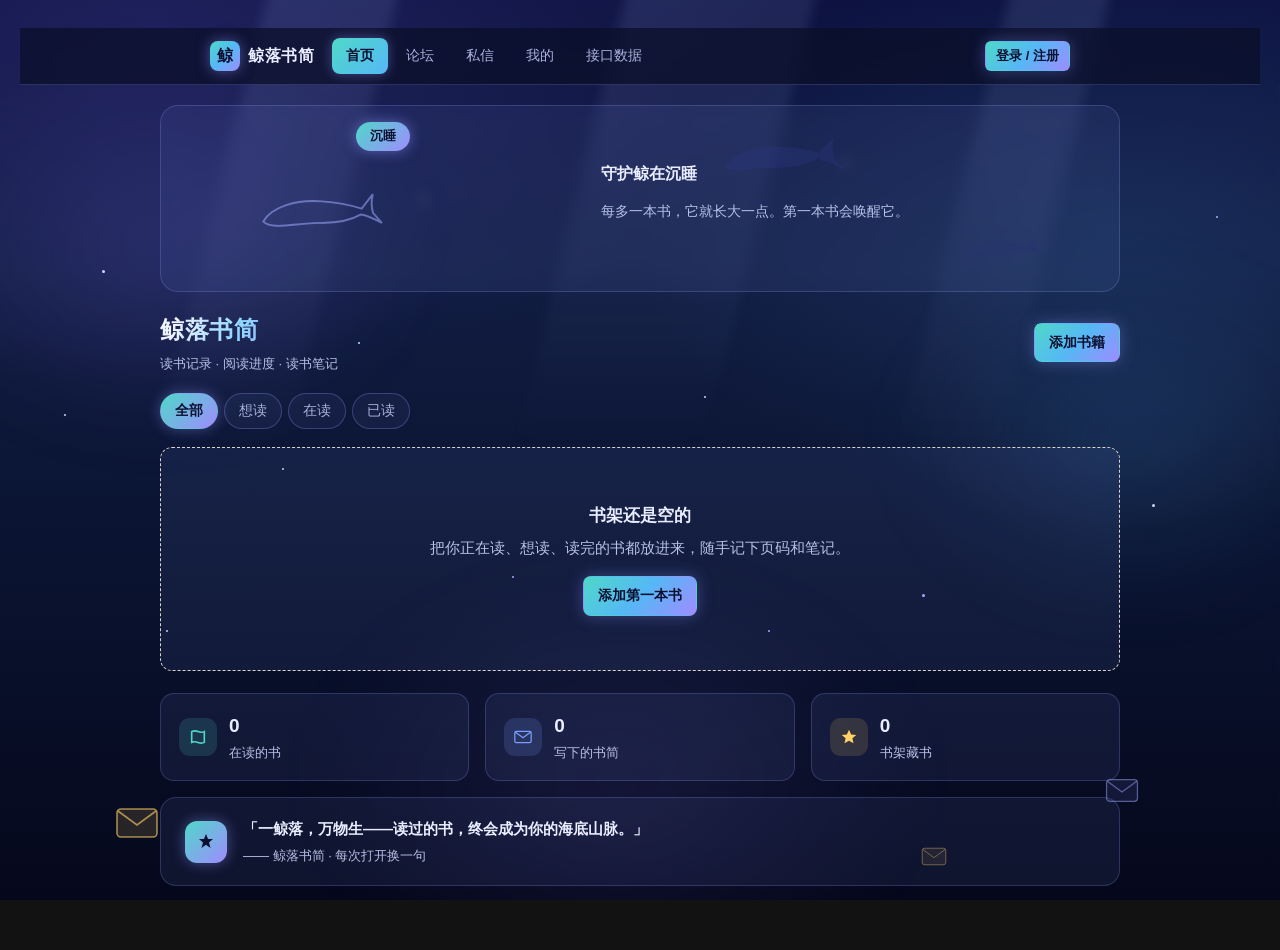
<file: index.html>
<!doctype html>
<html lang="zh-CN">
<head>
<meta charset="utf-8">
<meta name="viewport" content="width=device-width, initial-scale=1">
<title>鲸落书简 · 读书记录与交流社区</title>
<!--
  Day 11 起：从「个人读书记录」升级为「阅读社区」，顶部加全局导航栏，
  首页（书架）/ 论坛 / 私信 / 我的 多视图切换。仍用 hidden 切换，不做页面跳转。
  依据 docs/COMMUNITY_DESIGN.md。
-->
<link rel="stylesheet" href="styles.css">
</head>
<body>

<!-- ============================================================
     星海背景层（Day 20+ 视觉升级 · 星海鲸落主题）
     全部为装饰元素：绝对定位 + pointer-events:none，不挡任何交互。
     ============================================================ -->
<div class="starfield" aria-hidden="true">
<div class="nebula n1"></div><div class="nebula n2"></div><div class="nebula n3"></div>

  <!-- 氛围层 -->
  <div class="ray r1"></div><div class="ray r2"></div><div class="ray r3"></div>
  <div class="dot d1"></div><div class="dot d2"></div><div class="dot d3"></div><div class="dot d4"></div>
  <div class="dot d5"></div><div class="dot d6"></div><div class="dot d7"></div><div class="dot d8"></div>
  <div class="dot d9"></div><div class="dot d10"></div><div class="dot d11"></div><div class="dot d12"></div>
  <div class="dot d13"></div><div class="dot d14"></div>
  <div class="bubble bb1"></div><div class="bubble bb2"></div><div class="bubble bb3"></div><div class="bubble bb4"></div><div class="bubble bb5"></div>

  <!-- 两侧小鲸背景群：7 条梯度编队 -->
  <div class="mini m1"><div class="bob">
    <svg width="200" height="87" viewBox="0 0 460 200"><path fill="#3d4a9e" d="M16 108 C42 62 118 40 196 46 C252 50 292 60 318 68 C300 84 274 96 240 103 C210 109 170 112 138 110 C96 107 44 132 16 108 Z"/><path fill="#3d4a9e" d="M308 58 L350 18 C344 40 344 62 351 82 L380 114 C356 100 330 90 306 86 Z"/></svg>
  </div></div>
  <div class="mini m2"><div class="bob">
    <svg width="170" height="74" viewBox="0 0 460 200"><path fill="#333d85" d="M16 108 C42 62 118 40 196 46 C252 50 292 60 318 68 C300 84 274 96 240 103 C210 109 170 112 138 110 C96 107 44 132 16 108 Z"/><path fill="#333d85" d="M308 58 L350 18 C344 40 344 62 351 82 L380 114 C356 100 330 90 306 86 Z"/></svg>
  </div></div>
  <div class="mini m3"><div class="bob">
    <svg width="150" height="65" viewBox="0 0 460 200"><path fill="#38428f" d="M16 108 C42 62 118 40 196 46 C252 50 292 60 318 68 C300 84 274 96 240 103 C210 109 170 112 138 110 C96 107 44 132 16 108 Z"/><path fill="#38428f" d="M308 58 L350 18 C344 40 344 62 351 82 L380 114 C356 100 330 90 306 86 Z"/></svg>
  </div></div>
  <div class="mini m4"><div class="bob">
    <svg width="120" height="52" viewBox="0 0 460 200"><path fill="#2c3574" d="M16 108 C42 62 118 40 196 46 C252 50 292 60 318 68 C300 84 274 96 240 103 C210 109 170 112 138 110 C96 107 44 132 16 108 Z"/><path fill="#2c3574" d="M308 58 L350 18 C344 40 344 62 351 82 L380 114 C356 100 330 90 306 86 Z"/></svg>
  </div></div>
  <div class="mini m5"><div class="bob">
    <svg width="160" height="70" viewBox="0 0 460 200"><path fill="#414cae" d="M16 108 C42 62 118 40 196 46 C252 50 292 60 318 68 C300 84 274 96 240 103 C210 109 170 112 138 110 C96 107 44 132 16 108 Z"/><path fill="#414cae" d="M308 58 L350 18 C344 40 344 62 351 82 L380 114 C356 100 330 90 306 86 Z"/></svg>
  </div></div>
  <div class="mini m6"><div class="bob">
    <svg width="130" height="57" viewBox="0 0 460 200"><path fill="#363f8a" d="M16 108 C42 62 118 40 196 46 C252 50 292 60 318 68 C300 84 274 96 240 103 C210 109 170 112 138 110 C96 107 44 132 16 108 Z"/><path fill="#363f8a" d="M308 58 L350 18 C344 40 344 62 351 82 L380 114 C356 100 330 90 306 86 Z"/></svg>
  </div></div>
  <div class="mini m7"><div class="bob">
    <svg width="95" height="41" viewBox="0 0 460 200"><path fill="#303878" d="M16 108 C42 62 118 40 196 46 C252 50 292 60 318 68 C300 84 274 96 240 103 C210 109 170 112 138 110 C96 107 44 132 16 108 Z"/><path fill="#303878" d="M308 58 L350 18 C344 40 344 62 351 82 L380 114 C356 100 330 90 306 86 Z"/></svg>
  </div></div>

  <!-- 上浮的信笺 -->
  <div class="letter lt1">
    <svg width="44" height="32" viewBox="0 0 44 32"><rect x="2" y="2" width="40" height="28" rx="4" fill="rgba(255,209,102,.16)" stroke="rgba(255,209,102,.75)" stroke-width="1.6"/><path d="M3 4 L22 18 L41 4" fill="none" stroke="rgba(255,209,102,.75)" stroke-width="1.6"/></svg>
  </div>
  <div class="letter lt2">
    <svg width="34" height="25" viewBox="0 0 44 32"><rect x="2" y="2" width="40" height="28" rx="4" fill="rgba(140,150,255,.12)" stroke="rgba(160,170,255,.6)" stroke-width="1.6"/><path d="M3 4 L22 18 L41 4" fill="none" stroke="rgba(160,170,255,.6)" stroke-width="1.6"/></svg>
  </div>
  <div class="letter lt3">
    <svg width="26" height="19" viewBox="0 0 44 32"><rect x="2" y="2" width="40" height="28" rx="4" fill="rgba(255,209,102,.1)" stroke="rgba(255,209,102,.5)" stroke-width="1.6"/><path d="M3 4 L22 18 L41 4" fill="none" stroke="rgba(255,209,102,.5)" stroke-width="1.6"/></svg>
  </div>

</div>

<!-- ============================================================
     开场四幕动画（只播一次，之后由巡游鲸接管）
     1 迎面逼近（距离涟漪）2 贴身掠过（冲击波/水雾/轻震）
     3 小鲸跃水化竹简 4 巡游鲸溶解融入背景
     ============================================================ -->
<div class="opening" aria-hidden="true">
  <!-- 距离涟漪（三圈，标记「正在拉近」） -->
  <div class="ripple rp1"></div>
  <div class="ripple rp2"></div>
  <div class="ripple rp3"></div>

  <!-- 发光弧环 -->
  <div class="arc-ring">
    <svg width="420" height="420" viewBox="0 0 420 420">
      <circle cx="210" cy="210" r="196" fill="none" stroke="rgba(150,160,255,.5)" stroke-width="1.6"
        stroke-dasharray="640 320" stroke-linecap="round"/>
      <circle cx="210" cy="210" r="172" fill="none" stroke="rgba(120,130,235,.3)" stroke-width="1"
        stroke-dasharray="180 620" stroke-linecap="round"/>
    </svg>
  </div>
  <div class="arc-ring a2">
    <svg width="560" height="560" viewBox="0 0 560 560">
      <circle cx="280" cy="280" r="258" fill="none" stroke="rgba(130,140,255,.35)" stroke-width="1.2"
        stroke-dasharray="420 900" stroke-linecap="round"/>
    </svg>
  </div>

  <!-- 阶段一/二：迎面逼近 → 贴身掠过 -->
  <div class="whale-front">
    <svg class="whale-svg" width="300" height="380" viewBox="0 0 300 380">
      <defs>
        <radialGradient id="frontGrad" cx=".5" cy=".26" r=".95">
          <stop offset="0"   stop-color="#5a68d8"/>
          <stop offset=".35" stop-color="#3a4398"/>
          <stop offset=".7"  stop-color="#232c68"/>
          <stop offset="1"   stop-color="#141a45"/>
        </radialGradient>
        <linearGradient id="flipGrad" x1="0" y1="0" x2="0" y2="1">
          <stop offset="0" stop-color="#28307a"/>
          <stop offset="1" stop-color="#4550b8"/>
        </linearGradient>
        <radialGradient id="headSheen" cx=".5" cy="1" r=".7">
          <stop offset="0" stop-color="#c3caff" stop-opacity=".32"/>
          <stop offset="1" stop-color="#c3caff" stop-opacity="0"/>
        </radialGradient>
        <clipPath id="frontClip">
          <path d="M147 138 C104 160 58 214 46 276 C38 324 82 360 150 362 C218 360 262 324 254 276 C242 214 196 160 153 138 Z"/>
        </clipPath>
      </defs>

      <g class="f-body">
        <path d="M147 138 C104 160 58 214 46 276 C38 324 82 360 150 362 C218 360 262 324 254 276 C242 214 196 160 153 138 Z"
              fill="url(#frontGrad)" stroke="rgba(190,200,255,.35)" stroke-width="2.2"/>
        <!-- 皮肤里透出的星星 + 小星座 -->
        <g clip-path="url(#frontClip)">
          <circle class="f-star" cx="120" cy="200" r="2.2" fill="#ffffff" opacity=".8"/>
          <circle class="f-star" cx="185" cy="230" r="1.6" fill="#cfc9ff" opacity=".7" style="animation-delay:.8s;"/>
          <circle class="f-star" cx="95"  cy="265" r="1.8" fill="#ffffff" opacity=".6" style="animation-delay:1.5s;"/>
          <circle class="f-star" cx="210" cy="290" r="2.4" fill="#dcd6ff" opacity=".75" style="animation-delay:2.1s;"/>
          <circle class="f-star" cx="150" cy="245" r="1.4" fill="#ffffff" opacity=".65" style="animation-delay:.4s;"/>
          <circle class="f-star" cx="70"  cy="300" r="1.5" fill="#cfc9ff" opacity=".6" style="animation-delay:2.6s;"/>
          <circle class="f-star" cx="235" cy="330" r="1.8" fill="#ffffff" opacity=".7" style="animation-delay:1.1s;"/>
          <circle class="f-star" cx="170" cy="320" r="1.3" fill="#dcd6ff" opacity=".6" style="animation-delay:2.9s;"/>
          <circle class="f-star" cx="112" cy="330" r="1.6" fill="#ffffff" opacity=".55" style="animation-delay:1.9s;"/>
          <polyline points="96,225 128,258 160,242 196,272" fill="none" stroke="rgba(210,215,255,.28)" stroke-width="1"/>
          <circle cx="96" cy="225" r="1.8" fill="#e6e9ff" opacity=".8"/>
          <circle cx="128" cy="258" r="1.8" fill="#e6e9ff" opacity=".8"/>
          <circle cx="160" cy="242" r="1.8" fill="#e6e9ff" opacity=".8"/>
          <circle cx="196" cy="272" r="1.8" fill="#e6e9ff" opacity=".8"/>
          <ellipse cx="120" cy="270" rx="46" ry="26" fill="rgba(150,140,255,.14)"/>
          <ellipse cx="195" cy="310" rx="40" ry="22" fill="rgba(90,170,240,.12)"/>
        </g>

        <!-- 轮廓光 -->
        <path d="M147 138 C104 160 58 214 46 276 C43 302 52 328 74 344" stroke="rgba(190,200,255,.55)" stroke-width="3" fill="none" stroke-linecap="round"/>
        <path d="M153 138 C196 160 242 214 254 276 C257 302 248 328 226 344" stroke="rgba(190,200,255,.55)" stroke-width="3" fill="none" stroke-linecap="round"/>
        <path d="M150 142 C110 165 66 216 55 272" stroke="rgba(225,228,255,.25)" stroke-width="6" fill="none" stroke-linecap="round" opacity=".5"/>
        <path d="M150 150 C146 200 144 260 146 330" stroke="rgba(205,210,255,.3)" stroke-width="3" fill="none" stroke-linecap="round"/>

        <ellipse cx="108" cy="212" rx="16" ry="7" fill="#1a2158" opacity=".4" transform="rotate(-18 108 212)"/>
        <ellipse cx="192" cy="212" rx="16" ry="7" fill="#1a2158" opacity=".4" transform="rotate(18 192 212)"/>
        <ellipse cx="86"  cy="266" rx="13" ry="6" fill="#1a2158" opacity=".35" transform="rotate(-24 86 266)"/>
        <ellipse cx="214" cy="266" rx="13" ry="6" fill="#1a2158" opacity=".35" transform="rotate(24 214 266)"/>

        <path d="M128 350 C132 336 135 322 136 308" stroke="rgba(14,18,58,.4)" stroke-width="2.6" fill="none" stroke-linecap="round"/>
        <path d="M142 354 C145 338 147 322 148 306" stroke="rgba(14,18,58,.34)" stroke-width="2.6" fill="none" stroke-linecap="round"/>
        <path d="M158 354 C155 338 153 322 152 306" stroke="rgba(14,18,58,.34)" stroke-width="2.6" fill="none" stroke-linecap="round"/>
        <path d="M172 350 C168 336 165 322 164 308" stroke="rgba(14,18,58,.4)" stroke-width="2.6" fill="none" stroke-linecap="round"/>

        <ellipse cx="141" cy="336" rx="7" ry="3.4" fill="#0d1240" transform="rotate(-8 141 336)"/>
        <ellipse cx="159" cy="336" rx="7" ry="3.4" fill="#0d1240" transform="rotate(8 159 336)"/>
        <path d="M128 332 Q150 344 172 332" stroke="rgba(14,18,58,.45)" stroke-width="2.4" fill="none"/>

        <circle cx="97" cy="322" r="5" fill="#0a0e30"/>
        <circle cx="95.4" cy="320.4" r="1.6" fill="#e8ecff" opacity=".9"/>
        <circle cx="203" cy="322" r="5" fill="#0a0e30"/>
        <circle cx="201.4" cy="320.4" r="1.6" fill="#e8ecff" opacity=".9"/>
        <path d="M88 314 Q97 309.5 106 314" stroke="rgba(14,18,58,.45)" stroke-width="2" fill="none"/>
        <path d="M194 314 Q203 309.5 212 314" stroke="rgba(14,18,58,.45)" stroke-width="2" fill="none"/>

        <ellipse cx="150" cy="352" rx="70" ry="16" fill="url(#headSheen)"/>

        <g clip-path="url(#frontClip)">
          <rect class="f-sweep" x="20" y="120" width="260" height="70" fill="rgba(195,200,255,.15)"/>
        </g>

        <g class="f-fin-l">
          <path d="M78 240 C40 258 8 300 12 348 C46 336 80 302 96 264 C92 252 86 244 78 240 Z"
                fill="url(#flipGrad)" stroke="rgba(190,200,255,.3)" stroke-width="1.6"/>
          <path d="M82 252 C52 272 32 304 24 336" stroke="rgba(215,218,255,.22)" stroke-width="2" fill="none"/>
        </g>
        <g class="f-fin-r">
          <path d="M222 240 C260 258 292 300 288 348 C254 336 220 302 204 264 C208 252 214 244 222 240 Z"
                fill="url(#flipGrad)" stroke="rgba(190,200,255,.3)" stroke-width="1.6"/>
          <path d="M218 252 C248 272 268 304 276 336" stroke="rgba(215,218,255,.22)" stroke-width="2" fill="none"/>
        </g>
      </g>

      <g class="f-tail">
        <path d="M150 132 C116 96 66 78 40 90 C64 106 100 122 132 140 Z"
              fill="url(#flipGrad)" stroke="rgba(190,200,255,.3)" stroke-width="1.6"/>
        <path d="M150 132 C184 96 234 78 260 90 C236 106 200 122 168 140 Z"
              fill="url(#flipGrad)" stroke="rgba(190,200,255,.3)" stroke-width="1.6"/>
        <path d="M141 100 C144 118 146 128 147 140 L153 140 C154 128 156 118 159 100 Z" fill="#2b3578"/>
      </g>
    </svg>
  </div>

  <!-- 阶段二：掠过的水幕 + 冲击波 + 速度线 + 飞沫 -->
  <div class="veil"></div>
  <div class="shockwave"></div>
  <div class="shockwave s2"></div>
  <div class="burst"></div>
  <div class="spray">
    <i class="sp1"></i><i class="sp2"></i><i class="sp3"></i><i class="sp4"></i><i class="sp5"></i><i class="sp6"></i>
  </div>

  <!-- 阶段三 v7：多条小鲸错峰跃水，下落渐变成竹简（鲸字 logo），落水变回鲸形游走 -->
  <div class="perf" style="--x:6vw;  --h:36vh; --d:4.40s; --sw:1;">
    <div class="p-jump">
      <svg class="p-whale" width="92" height="40" viewBox="0 0 460 200"><path fill="#3d4a9e" stroke="rgba(190,200,255,.4)" stroke-width="6" d="M16 108 C42 62 118 40 196 46 C252 50 292 60 318 68 C300 84 274 96 240 103 C210 109 170 112 138 110 C96 107 44 132 16 108 Z"/><path fill="#3d4a9e" stroke="rgba(190,200,255,.4)" stroke-width="6" d="M308 58 L350 18 C344 40 344 62 351 82 L380 114 C356 100 330 90 306 86 Z"/></svg>
      <div class="p-slip"><span>鲸</span></div>
    </div>
    <div class="p-splash"><i></i><i></i></div>
    <div class="p-swim"><svg width="96" height="42" viewBox="0 0 460 200"><path fill="#3d4a9e" d="M16 108 C42 62 118 40 196 46 C252 50 292 60 318 68 C300 84 274 96 240 103 C210 109 170 112 138 110 C96 107 44 132 16 108 Z"/><path fill="#3d4a9e" d="M308 58 L350 18 C344 40 344 62 351 82 L380 114 C356 100 330 90 306 86 Z"/></svg></div>
  </div>
  <div class="perf swim-left" style="--x:22vw; --h:44vh; --d:4.62s; --sw:-1;">
    <div class="p-jump">
      <svg class="p-whale" width="104" height="45" viewBox="0 0 460 200"><path fill="#4553ab" stroke="rgba(190,200,255,.4)" stroke-width="6" d="M16 108 C42 62 118 40 196 46 C252 50 292 60 318 68 C300 84 274 96 240 103 C210 109 170 112 138 110 C96 107 44 132 16 108 Z"/><path fill="#4553ab" stroke="rgba(190,200,255,.4)" stroke-width="6" d="M308 58 L350 18 C344 40 344 62 351 82 L380 114 C356 100 330 90 306 86 Z"/></svg>
      <div class="p-slip"><span>落</span></div>
    </div>
    <div class="p-splash"><i></i><i></i></div>
    <div class="p-swim"><svg width="104" height="45" viewBox="0 0 460 200"><path fill="#4553ab" d="M16 108 C42 62 118 40 196 46 C252 50 292 60 318 68 C300 84 274 96 240 103 C210 109 170 112 138 110 C96 107 44 132 16 108 Z"/><path fill="#4553ab" d="M308 58 L350 18 C344 40 344 62 351 82 L380 114 C356 100 330 90 306 86 Z"/></svg></div>
  </div>
  <div class="perf" style="--x:40vw; --h:52vh; --d:4.84s; --sw:1;">
    <div class="p-jump">
      <svg class="p-whale" width="112" height="49" viewBox="0 0 460 200"><path fill="#4d5cc0" stroke="rgba(190,200,255,.45)" stroke-width="6" d="M16 108 C42 62 118 40 196 46 C252 50 292 60 318 68 C300 84 274 96 240 103 C210 109 170 112 138 110 C96 107 44 132 16 108 Z"/><path fill="#4d5cc0" stroke="rgba(190,200,255,.45)" stroke-width="6" d="M308 58 L350 18 C344 40 344 62 351 82 L380 114 C356 100 330 90 306 86 Z"/></svg>
      <div class="p-slip"><span>书</span></div>
    </div>
    <div class="p-splash"><i></i><i></i></div>
    <div class="p-swim"><svg width="112" height="49" viewBox="0 0 460 200"><path fill="#4d5cc0" d="M16 108 C42 62 118 40 196 46 C252 50 292 60 318 68 C300 84 274 96 240 103 C210 109 170 112 138 110 C96 107 44 132 16 108 Z"/><path fill="#4d5cc0" d="M308 58 L350 18 C344 40 344 62 351 82 L380 114 C356 100 330 90 306 86 Z"/></svg></div>
  </div>
  <div class="perf swim-left" style="--x:58vw; --h:44vh; --d:5.06s; --sw:-1;">
    <div class="p-jump">
      <svg class="p-whale" width="104" height="45" viewBox="0 0 460 200"><path fill="#4553ab" stroke="rgba(190,200,255,.4)" stroke-width="6" d="M16 108 C42 62 118 40 196 46 C252 50 292 60 318 68 C300 84 274 96 240 103 C210 109 170 112 138 110 C96 107 44 132 16 108 Z"/><path fill="#4553ab" stroke="rgba(190,200,255,.4)" stroke-width="6" d="M308 58 L350 18 C344 40 344 62 351 82 L380 114 C356 100 330 90 306 86 Z"/></svg>
      <div class="p-slip"><span>简</span></div>
    </div>
    <div class="p-splash"><i></i><i></i></div>
    <div class="p-swim"><svg width="104" height="45" viewBox="0 0 460 200"><path fill="#4553ab" d="M16 108 C42 62 118 40 196 46 C252 50 292 60 318 68 C300 84 274 96 240 103 C210 109 170 112 138 110 C96 107 44 132 16 108 Z"/><path fill="#4553ab" d="M308 58 L350 18 C344 40 344 62 351 82 L380 114 C356 100 330 90 306 86 Z"/></svg></div>
  </div>
  <div class="perf" style="--x:76vw; --h:36vh; --d:5.28s; --sw:1;">
    <div class="p-jump">
      <svg class="p-whale" width="92" height="40" viewBox="0 0 460 200"><path fill="#3d4a9e" stroke="rgba(190,200,255,.4)" stroke-width="6" d="M16 108 C42 62 118 40 196 46 C252 50 292 60 318 68 C300 84 274 96 240 103 C210 109 170 112 138 110 C96 107 44 132 16 108 Z"/><path fill="#3d4a9e" stroke="rgba(190,200,255,.4)" stroke-width="6" d="M308 58 L350 18 C344 40 344 62 351 82 L380 114 C356 100 330 90 306 86 Z"/></svg>
      <div class="p-slip"><span>鲸</span></div>
    </div>
    <div class="p-splash"><i></i><i></i></div>
    <div class="p-swim"><svg width="96" height="42" viewBox="0 0 460 200"><path fill="#3d4a9e" d="M16 108 C42 62 118 40 196 46 C252 50 292 60 318 68 C300 84 274 96 240 103 C210 109 170 112 138 110 C96 107 44 132 16 108 Z"/><path fill="#3d4a9e" d="M308 58 L350 18 C344 40 344 62 351 82 L380 114 C356 100 330 90 306 86 Z"/></svg></div>
  </div>

  <!-- 阶段四：巡游鲸（右进左出，每圈溶解融入背景） -->
  <div class="whale-cruise">
    <svg class="whale-svg" width="300" height="130" viewBox="0 0 460 200">
      <defs>
        <linearGradient id="bodyGrad" x1="0" y1="0" x2="0" y2="1">
          <stop offset="0"   stop-color="#222b6e"/>
          <stop offset=".45" stop-color="#303c92"/>
          <stop offset=".78" stop-color="#4d5cc0"/>
          <stop offset="1"   stop-color="#8b95d9"/>
        </linearGradient>
        <linearGradient id="finGrad" x1="0" y1="0" x2="1" y2="1">
          <stop offset="0" stop-color="#1d2560"/>
          <stop offset="1" stop-color="#3a45a5"/>
        </linearGradient>
        <clipPath id="whaleClip">
          <path d="M16 108 C42 62 118 40 196 46 C252 50 292 60 318 68 C292 100 248 112 196 112 C124 110 44 136 16 108 Z"/>
        </clipPath>
      </defs>
      <g class="w-body">
        <path fill="url(#bodyGrad)" stroke="rgba(190,200,255,.3)" stroke-width="2"
          d="M16 108 C42 62 118 40 196 46 C252 50 292 60 318 68 C300 84 274 96 240 103 C210 109 170 112 138 110 C96 107 44 132 16 108 Z"/>
        <ellipse cx="140" cy="60" rx="26" ry="10" fill="#161c4e" opacity=".4"/>
        <ellipse cx="230" cy="64" rx="22" ry="8" fill="#161c4e" opacity=".35"/>
        <ellipse cx="180" cy="100" rx="28" ry="8" fill="#c9cef0" opacity=".14"/>
        <path d="M40 106 C70 118 110 124 150 124" stroke="rgba(14,18,58,.4)" stroke-width="3" fill="none" stroke-linecap="round"/>
        <path d="M20 100 C60 112 110 118 158 118" stroke="rgba(14,18,58,.5)" stroke-width="3" fill="none" stroke-linecap="round"/>
        <circle cx="56" cy="78" r="5" fill="#0a0e30"/>
        <circle cx="54.5" cy="76.5" r="1.6" fill="#e8ecff" opacity=".85"/>
        <path d="M16 108 C42 62 118 40 196 46 C240 49 275 56 300 64" stroke="rgba(195,202,255,.4)" stroke-width="2.5" fill="none" stroke-linecap="round"/>
        <g clip-path="url(#whaleClip)">
          <circle class="w-star" cx="90" cy="70" r="2" fill="#ffffff" opacity=".8"/>
          <circle class="w-star" cx="170" cy="58" r="1.5" fill="#dcd6ff" opacity=".7" style="animation-delay:1.2s;"/>
          <circle class="w-star" cx="240" cy="80" r="1.8" fill="#ffffff" opacity=".7" style="animation-delay:2.3s;"/>
          <rect x="60" y="20" width="150" height="140" fill="rgba(195,200,255,.1)">
            <animate attributeName="x" from="-160" to="460" dur="11s" repeatCount="indefinite"/>
          </rect>
        </g>
      </g>
      <g class="w-fin">
        <path fill="url(#finGrad)" stroke="rgba(190,200,255,.28)" stroke-width="1.6"
          d="M170 96 C190 122 224 142 262 148 C236 152 198 142 172 118 C162 108 162 100 170 96 Z"/>
      </g>
      <g class="w-tail">
        <path fill="url(#bodyGrad)" stroke="rgba(190,200,255,.28)" stroke-width="2"
          d="M308 58 L350 18 C344 40 344 62 351 82 L380 114 C356 100 330 90 306 86 C310 78 311 68 308 58 Z"/>
      </g>
    </svg>
  </div>

</div>


<!-- 出错提示条：任何一步操作失败都在这里显示（TECH_DESIGN 3.4 / PRD AC-23） -->
<div id="app-error" class="app-error" hidden></div>
<!-- 成功提示条：注册/登录成功等正向反馈（Day 11 Step 3 新增），几秒后自动消失 -->
<div id="app-success" class="app-success" hidden></div>

<!-- ============================================================
     全局导航栏（Day 11 新增）
     COMMUNITY_DESIGN.md 第 11 节：导航栏 + 多页切换。
     首页=书架、论坛、私信、我的，右侧是登录/注册入口（未登录时）。
     ============================================================ -->
<header class="site-nav">
  <div class="site-nav-inner">
    <a class="site-brand" href="#" data-nav="home">
      <span class="site-brand-mark">鲸</span>
      <span class="site-brand-text">鲸落书简</span>
    </a>
    <nav class="site-nav-links">
      <button class="site-nav-link is-active" type="button" data-nav="home">首页</button>
      <button class="site-nav-link" type="button" data-nav="forum">论坛</button>
      <button class="site-nav-link" type="button" data-nav="messages">私信</button>
      <button class="site-nav-link" type="button" data-nav="me">我的</button>
      <button class="site-nav-link" type="button" data-nav="api">接口数据</button>
    </nav>
    <div class="site-nav-auth">
      <button id="btn-nav-login" class="btn btn-primary btn-sm" type="button" data-nav="login">登录 / 注册</button>
      <button id="nav-user" class="nav-user" type="button" data-nav="me" title="进入我的页面" hidden>
        <span id="nav-user-avatar" class="avatar avatar-sm">海</span>
        <span id="nav-user-name" class="nav-user-name"></span>
      </button>
    </div>
  </div>
</header>

<div class="wrap">

  <!-- ============================================================
       P1 · 书单页（首页）
       PRD 4.1 要求：状态筛选、书籍卡片列表、每张卡片显示
       封面或书名首字 + 书名 + 作者 + 状态 +（在读时）进度、添加按钮
       ============================================================ -->
  <section id="view-list" class="view">

    <!-- ============================================================
         守护鲸面板（Day 20+ 新增）
         书架里有几本书，鲸就进化到什么形态：0 本沉睡 → 1 本苏醒 →
         完全体 · 鲸星（25 本）→ 30 本为第一阶段终点 → 31 本第二头鲸入场
         继续升级（双鲸纪元）。形态表在 community.js 的 GUARD_STAGES。
         只读展示：加书入口仍走顶部「添加书籍」和空态按钮，这里不放按钮。
         ============================================================ -->
    <section class="guard sleep" id="guard-panel">
      <div class="g-deco d1"><svg width="150" height="65" viewBox="0 0 460 200"><path fill="#2f3a86" d="M16 108 C42 62 118 40 196 46 C252 50 292 60 318 68 C300 84 274 96 240 103 C210 109 170 112 138 110 C96 107 44 132 16 108 Z"/><path fill="#2f3a86" d="M308 58 L350 18 C344 40 344 62 351 82 L380 114 C356 100 330 90 306 86 Z"/></svg></div>
      <div class="g-deco d2"><svg width="104" height="45" viewBox="0 0 460 200"><path fill="#28307a" d="M16 108 C42 62 118 40 196 46 C252 50 292 60 318 68 C300 84 274 96 240 103 C210 109 170 112 138 110 C96 107 44 132 16 108 Z"/><path fill="#28307a" d="M308 58 L350 18 C344 40 344 62 351 82 L380 114 C356 100 330 90 306 86 Z"/></svg></div>
      <div class="g-whale">
        <div class="stage-badge" id="stage-badge">沉睡</div>
        <div class="g-canvas">
          <svg class="whale-line" width="150" height="82" viewBox="0 0 460 200" style="opacity:.9;">
            <path fill="none" stroke="rgba(160,170,255,.6)" stroke-width="6"
              d="M16 108 C42 62 118 40 196 46 C252 50 292 60 318 68 L352 24 C347 44 347 62 353 82 L380 112 C358 100 336 88 316 86 C292 100 248 112 196 112 C124 110 44 136 16 108 Z"/>
          </svg>
          <div class="whale-stage" id="whale-stage">
            <svg width="280" height="122" viewBox="0 0 460 200" class="stage-svg">
            <defs>
              <linearGradient id="aliveGrad" x1="0" y1="0" x2="0" y2="1">
                <stop offset="0" stop-color="#2b3585"/>
                <stop offset=".55" stop-color="#3f4cb8"/>
                <stop offset="1" stop-color="#8b95d9"/>
              </linearGradient>
              <linearGradient id="armorGrad" x1="0" y1="0" x2="0" y2="1">
                <stop offset="0" stop-color="#dbe6ff"/>
                <stop offset="1" stop-color="#6f83d8"/>
              </linearGradient>
              <linearGradient id="flameGrad" x1="0" y1="0" x2="1" y2="0">
                <stop offset="0" stop-color="#7fe3ff" stop-opacity=".85"/>
                <stop offset=".5" stop-color="#9f8bff" stop-opacity=".5"/>
                <stop offset="1" stop-color="#9f8bff" stop-opacity="0"/>
              </linearGradient>
              <clipPath id="aliveClip">
                <path d="M16 108 C42 62 118 40 196 46 C252 50 292 60 318 68 C292 100 248 112 196 112 C124 110 44 136 16 108 Z"/>
              </clipPath>
            </defs>

            <!-- 装备 III：环轨卫星（两颗绕鲸巡游） -->
            <g class="gear" id="g-sats">
              <g class="sat-orbit">
                <circle cx="230" cy="18" r="4.5" fill="#a8ecff"/>
                <circle cx="230" cy="18" r="9" fill="none" stroke="rgba(160,230,255,.55)" stroke-width="1.2"/>
              </g>
              <g class="sat-orbit" style="animation-delay:-4.5s;">
                <circle cx="230" cy="182" r="3.5" fill="#c9b8ff"/>
                <circle cx="230" cy="182" r="7" fill="none" stroke="rgba(180,160,255,.5)" stroke-width="1.2"/>
              </g>
            </g>

            <g class="a-body">
              <path fill="url(#aliveGrad)" stroke="rgba(190,200,255,.5)" stroke-width="2.5"
                d="M16 108 C42 62 118 40 196 46 C252 50 292 60 318 68 C300 84 274 96 240 103 C210 109 170 112 138 110 C96 107 44 132 16 108 Z"/>
              <g clip-path="url(#aliveClip)">
                <circle class="a-star" cx="90" cy="70" r="2.4" fill="#ffffff" opacity=".9"/>
                <circle class="a-star" cx="170" cy="58" r="1.8" fill="#dcd6ff" opacity=".8" style="animation-delay:.9s;"/>
                <circle class="a-star" cx="240" cy="80" r="2.2" fill="#ffffff" opacity=".8" style="animation-delay:1.8s;"/>
                <circle class="a-star" cx="130" cy="95" r="1.6" fill="#cfc9ff" opacity=".7" style="animation-delay:2.4s;"/>
                <ellipse cx="150" cy="80" rx="60" ry="26" fill="rgba(150,140,255,.18)"/>
              </g>
              <path d="M16 108 C42 62 118 40 196 46 C240 49 275 56 300 64" stroke="rgba(205,212,255,.55)" stroke-width="3" fill="none" stroke-linecap="round"/>
              <circle cx="56" cy="78" r="5" fill="#0a0e30"/>
              <circle cx="54.5" cy="76.5" r="1.6" fill="#e8ecff" opacity=".9"/>
            </g>

            <g class="a-tail">
              <path fill="url(#aliveGrad)" stroke="rgba(190,200,255,.5)" stroke-width="2.5"
                d="M308 58 L350 18 C344 40 344 62 351 82 L380 114 C356 100 330 90 306 86 C310 78 311 68 308 58 Z"/>
            </g>

            <!-- 成长阶段：尾迹光带 -->
            <g class="gear" id="g-trail">
              <path d="M332 98 C382 94 420 88 452 80 C420 102 380 112 338 112 Z" fill="rgba(150,170,255,.28)"/>
            </g>

            <!-- 装备 I：星骨装甲（沿背脊的装甲片） -->
            <g class="gear" id="g-armor">
              <path d="M104 62 L136 52 L150 64 L118 74 Z" fill="url(#armorGrad)" stroke="rgba(200,230,255,.75)" stroke-width="1.4" opacity=".9"/>
              <path d="M150 50 L186 42 L198 54 L162 62 Z" fill="url(#armorGrad)" stroke="rgba(200,230,255,.75)" stroke-width="1.4" opacity=".9"/>
              <path d="M198 54 L236 52 L246 64 L208 66 Z" fill="url(#armorGrad)" stroke="rgba(200,230,255,.75)" stroke-width="1.4" opacity=".9"/>
              <path d="M246 64 L282 66 L288 78 L252 76 Z" fill="url(#armorGrad)" stroke="rgba(200,230,255,.75)" stroke-width="1.4" opacity=".9"/>
              <path d="M100 66 C130 50 190 38 250 50" stroke="rgba(120,220,255,.55)" stroke-width="2" fill="none" stroke-linecap="round"/>
            </g>

            <!-- 装备 II：能量核心（胸腔脉冲光核） -->
            <g class="gear" id="g-core">
              <circle cx="132" cy="84" r="15" fill="rgba(90,200,255,.16)"/>
              <circle class="core-pulse" cx="132" cy="84" r="9" fill="#7fe3ff"/>
              <circle cx="132" cy="84" r="12.5" fill="none" stroke="rgba(160,235,255,.85)" stroke-width="1.6"/>
            </g>

            <!-- 装备 IV：等离子尾焰 -->
            <g class="gear" id="g-flame">
              <path class="flame" d="M380 90 C412 94 434 102 452 110 L412 118 C400 124 386 118 380 112 Z" fill="url(#flameGrad)"/>
            </g>

            <!-- 完全体：全息光环 -->
            <g class="gear" id="g-halo">
              <ellipse class="halo-ring" cx="230" cy="100" rx="204" ry="54" fill="none"
                stroke="rgba(165,185,255,.55)" stroke-width="1.8" stroke-dasharray="28 16"/>
            </g>
          </svg>
          </div>
          <div class="whale-stage2" id="whale-stage2">
            <svg width="280" height="122" viewBox="0 0 460 200" class="stage-svg">
            
            <!-- 装备 III：环轨卫星（两颗绕鲸巡游） -->
            <g class="gear2" id="g2-sats">
              <g class="sat-orbit">
                <circle cx="230" cy="18" r="4.5" fill="#a8ecff"/>
                <circle cx="230" cy="18" r="9" fill="none" stroke="rgba(160,230,255,.55)" stroke-width="1.2"/>
              </g>
              <g class="sat-orbit" style="animation-delay:-4.5s;">
                <circle cx="230" cy="182" r="3.5" fill="#c9b8ff"/>
                <circle cx="230" cy="182" r="7" fill="none" stroke="rgba(180,160,255,.5)" stroke-width="1.2"/>
              </g>
            </g>

            <g class="a-body">
              <path fill="url(#aliveGrad)" stroke="rgba(190,200,255,.5)" stroke-width="2.5"
                d="M16 108 C42 62 118 40 196 46 C252 50 292 60 318 68 C300 84 274 96 240 103 C210 109 170 112 138 110 C96 107 44 132 16 108 Z"/>
              <g clip-path="url(#aliveClip)">
                <circle class="a-star" cx="90" cy="70" r="2.4" fill="#ffffff" opacity=".9"/>
                <circle class="a-star" cx="170" cy="58" r="1.8" fill="#dcd6ff" opacity=".8" style="animation-delay:.9s;"/>
                <circle class="a-star" cx="240" cy="80" r="2.2" fill="#ffffff" opacity=".8" style="animation-delay:1.8s;"/>
                <circle class="a-star" cx="130" cy="95" r="1.6" fill="#cfc9ff" opacity=".7" style="animation-delay:2.4s;"/>
                <ellipse cx="150" cy="80" rx="60" ry="26" fill="rgba(150,140,255,.18)"/>
              </g>
              <path d="M16 108 C42 62 118 40 196 46 C240 49 275 56 300 64" stroke="rgba(205,212,255,.55)" stroke-width="3" fill="none" stroke-linecap="round"/>
              <circle cx="56" cy="78" r="5" fill="#0a0e30"/>
              <circle cx="54.5" cy="76.5" r="1.6" fill="#e8ecff" opacity=".9"/>
            </g>

            <g class="a-tail">
              <path fill="url(#aliveGrad)" stroke="rgba(190,200,255,.5)" stroke-width="2.5"
                d="M308 58 L350 18 C344 40 344 62 351 82 L380 114 C356 100 330 90 306 86 C310 78 311 68 308 58 Z"/>
            </g>

            <!-- 成长阶段：尾迹光带 -->
            <g class="gear2" id="g2-trail">
              <path d="M332 98 C382 94 420 88 452 80 C420 102 380 112 338 112 Z" fill="rgba(150,170,255,.28)"/>
            </g>

            <!-- 装备 I：星骨装甲（沿背脊的装甲片） -->
            <g class="gear2" id="g2-armor">
              <path d="M104 62 L136 52 L150 64 L118 74 Z" fill="url(#armorGrad)" stroke="rgba(200,230,255,.75)" stroke-width="1.4" opacity=".9"/>
              <path d="M150 50 L186 42 L198 54 L162 62 Z" fill="url(#armorGrad)" stroke="rgba(200,230,255,.75)" stroke-width="1.4" opacity=".9"/>
              <path d="M198 54 L236 52 L246 64 L208 66 Z" fill="url(#armorGrad)" stroke="rgba(200,230,255,.75)" stroke-width="1.4" opacity=".9"/>
              <path d="M246 64 L282 66 L288 78 L252 76 Z" fill="url(#armorGrad)" stroke="rgba(200,230,255,.75)" stroke-width="1.4" opacity=".9"/>
              <path d="M100 66 C130 50 190 38 250 50" stroke="rgba(120,220,255,.55)" stroke-width="2" fill="none" stroke-linecap="round"/>
            </g>

            <!-- 装备 II：能量核心（胸腔脉冲光核） -->
            <g class="gear2" id="g2-core">
              <circle cx="132" cy="84" r="15" fill="rgba(90,200,255,.16)"/>
              <circle class="core-pulse" cx="132" cy="84" r="9" fill="#7fe3ff"/>
              <circle cx="132" cy="84" r="12.5" fill="none" stroke="rgba(160,235,255,.85)" stroke-width="1.6"/>
            </g>

            <!-- 装备 IV：等离子尾焰 -->
            <g class="gear2" id="g2-flame">
              <path class="flame" d="M380 90 C412 94 434 102 452 110 L412 118 C400 124 386 118 380 112 Z" fill="url(#flameGrad)"/>
            </g>

            <!-- 完全体：全息光环 -->
            <g class="gear2" id="g2-halo">
              <ellipse class="halo-ring" cx="230" cy="100" rx="204" ry="54" fill="none"
                stroke="rgba(165,185,255,.55)" stroke-width="1.8" stroke-dasharray="28 16"/>
            </g>
                      <!-- 双鲸纪元装备：时空折跃环 / 星核矩阵 / 银河之翼 -->
            <g class="gear2" id="g2-warp">
              <ellipse class="halo-ring" cx="230" cy="100" rx="232" ry="74" fill="none" stroke="rgba(140,220,255,.6)" stroke-width="2" stroke-dasharray="60 30"/>
              <ellipse class="halo-ring" style="animation-duration:16s; animation-direction:reverse;" cx="230" cy="100" rx="198" ry="62" fill="none" stroke="rgba(190,170,255,.5)" stroke-width="1.4" stroke-dasharray="18 26"/>
            </g>
            <g class="gear2" id="g2-matrix">
              <circle class="core-pulse" cx="230" cy="44" r="5" fill="#a8ecff"/>
              <circle class="core-pulse" style="animation-delay:.5s;" cx="92" cy="142" r="4.5" fill="#c9b8ff"/>
              <circle class="core-pulse" style="animation-delay:1s;" cx="356" cy="134" r="4.5" fill="#9fe8ff"/>
              <path d="M230 44 L92 142 L356 134 Z" fill="none" stroke="rgba(170,200,255,.35)" stroke-width="1.2"/>
            </g>
            <g class="gear2" id="g2-wings">
              <path d="M150 70 C96 40 40 34 8 46 C46 62 96 82 140 92 Z" fill="rgba(150,170,255,.22)" stroke="rgba(180,200,255,.45)" stroke-width="1.2"/>
              <path d="M300 76 C356 46 414 40 446 54 C410 70 358 90 310 98 Z" fill="rgba(150,170,255,.22)" stroke="rgba(180,200,255,.45)" stroke-width="1.2"/>
            </g>
          </svg>
          </div>
        </div>
      </div>
      <div class="guard-info">
        <h3 id="guard-title">守护鲸在沉睡</h3>
        <p id="guard-sub">每多一本书，它就长大一点。第一本书会唤醒它。</p>
        <p class="stage-count" id="stage-count"></p>
      </div>
    </section>

    <header class="topbar">
      <div>
        <h1>鲸落书简</h1>
        <p class="muted sub">读书记录 · 阅读进度 · 读书笔记</p>
      </div>
      <button id="btn-add-book" class="btn btn-primary" type="button">添加书籍</button>
    </header>

    <!-- 三档状态 + 全部（PRD AC-7） -->
    <nav class="filters" id="filters">
      <button class="filter is-active" type="button" data-status="all">全部</button>
      <button class="filter" type="button" data-status="want">想读</button>
      <button class="filter" type="button" data-status="reading">在读</button>
      <button class="filter" type="button" data-status="finished">已读</button>
    </nav>

    <!-- 书籍卡片由 app.js 生成后塞进这里 -->
    <div id="book-list" class="book-list"></div>

    <!-- 空状态（PRD AC-9）：一本书都没有时显示，而不是一片空白 -->
    <div id="empty-state" class="empty">
      <p class="empty-title">书架还是空的</p>
      <p class="muted">把你正在读、想读、读完的书都放进来，随手记下页码和笔记。</p>
      <button id="btn-add-first" class="btn btn-primary" type="button">添加第一本书</button>
    </div>

    <!-- 筛选后暂时为空（Day 7 补充）：PRD 4.1 原本只规定了上面那种空状态，
         实测发现点了筛选看到一片空白会被当成页面坏了，所以这里给一句话 +
         一个出口。跟上面那个的区别：书是有的，只是当前这一档没有。 -->
    <div id="filter-empty" class="empty" hidden>
      <p id="filter-empty-text" class="empty-title"></p>
      <button id="btn-show-all" class="btn btn-primary" type="button">看全部</button>
    </div>

    <!-- 数据小卡（新增）：全部由 store.js 的真实数据算出 -->
    <div class="stats">
      <div class="glass stat"><div class="s-ic s1">
          <svg width="18" height="18" viewBox="0 0 20 20"><path d="M3 4 Q6 2.5 10 4 T17 4 V16 Q14 17.5 10 16 T3 16 Z" fill="none" stroke="#4fd8c5" stroke-width="1.8"/></svg>
        </div><div><b id="stat-reading">0</b><span>在读的书</span></div></div>
      <div class="glass stat"><div class="s-ic s2">
          <svg width="18" height="18" viewBox="0 0 44 32"><rect x="2" y="2" width="40" height="28" rx="4" fill="none" stroke="#7aa0ff" stroke-width="3"/><path d="M3 4 L22 18 L41 4" fill="none" stroke="#7aa0ff" stroke-width="3"/></svg>
        </div><div><b id="stat-notes">0</b><span>写下的书简</span></div></div>
      <div class="glass stat"><div class="s-ic s3">
          <svg width="18" height="18" viewBox="0 0 20 20"><path d="M10 2 L12.4 7.2 L18 7.8 L13.8 11.5 L15 17 L10 14.2 L5 17 L6.2 11.5 L2 7.8 L7.6 7.2 Z" fill="#ffd166"/></svg>
        </div><div><b id="stat-books">0</b><span>书架藏书</span></div></div>
    </div>

    <!-- 今日一句（新增）：每次进首页换一句读书名言 -->
    <div class="glass quote" id="home-quote">
      <div class="q-ic">
        <svg width="20" height="20" viewBox="0 0 20 20"><path d="M10 2 L12 7 L17 7 L13 10.5 L14.5 16 L10 12.8 L5.5 16 L7 10.5 L3 7 L8 7 Z" fill="#0d1030"/></svg>
      </div>
      <div class="q-txt">
        <b id="quote-text">读书是在别人思想的帮助下，建立起自己的思想。</b>
        <span id="quote-from">—— 每日一句 · 每次打开换一句</span>
      </div>
    </div>

  </section>

  <!-- ============================================================
       P2 · 书籍详情页
       PRD 4.1 要求：书名、作者、封面、状态切换（三态）、
       进度录入区（想读时不显示）、笔记列表、写笔记、每条笔记的编辑/删除、
       本书的编辑/删除、返回列表的入口
       ============================================================ -->
  <section id="view-detail" class="view" hidden>

    <header class="topbar">
      <button id="btn-back" class="btn btn-ghost" type="button">← 返回书单</button>
      <div class="topbar-actions">
        <button id="btn-edit-book" class="btn" type="button">编辑</button>
        <button id="btn-delete-book" class="btn btn-danger" type="button">删除</button>
      </div>
    </header>

    <div class="detail-head">
      <!-- 封面：app.js 决定放 <img> 还是书名首字占位（TECH_DESIGN 2.8） -->
      <div id="detail-cover" class="cover cover-lg"></div>
      <div class="detail-meta">
        <h2 id="detail-title"></h2>
        <p id="detail-author" class="muted"></p>
        <!-- 三态切换按钮由 app.js 生成 -->
        <div id="detail-status" class="status-switch"></div>
        <p id="detail-finished" class="muted" hidden></p>
      </div>
    </div>

    <!-- 进度区：状态为「想读」时整块隐藏（PRD 4.1） -->
    <div id="progress-box" class="box">
      <h3 class="box-title">阅读进度</h3>
      <p id="progress-view" class="progress-view"></p>
      <div class="progress-form">
        <label class="field-inline">
          当前第
          <input id="input-current-page" type="number" min="0" step="1" inputmode="numeric">
          页
        </label>
        <button id="btn-save-progress" class="btn btn-primary" type="button">保存进度</button>
      </div>
      <p id="progress-hint" class="muted" hidden></p>
    </div>

    <div class="box">
      <div class="box-head">
        <h3 class="box-title">读书笔记 <span id="note-count" class="muted"></span></h3>
        <button id="btn-add-note" class="btn btn-primary" type="button">写笔记</button>
      </div>

      <!-- 笔记编辑区：新增与编辑共用这一块，由 app.js 控制显隐与文案 -->
      <div id="note-editor" class="note-editor" hidden>
        <textarea id="note-content" rows="3" placeholder="写点什么…（只记自己的想法，不抄正文）"></textarea>
        <div class="note-editor-foot">
          <label class="field-inline">
            页码（选填）
            <input id="note-page" type="number" min="0" step="1" inputmode="numeric">
          </label>
          <div class="btn-row">
            <button id="btn-cancel-note" class="btn" type="button">取消</button>
            <button id="btn-save-note" class="btn btn-primary" type="button">保存</button>
          </div>
        </div>
      </div>

      <!-- 笔记列表由 app.js 生成 -->
      <ul id="note-list" class="note-list"></ul>
      <p id="note-empty" class="muted">这本书还没有笔记。</p>
    </div>

  </section>

  <!-- ============================================================
       P4 · 论坛（Day 11 新增）
       COMMUNITY_DESIGN.md 第 5、6 节：帖子流 + 今日/本周/本月热门。
       本轮数据先 mock，后端就绪后接真接口。
       ============================================================ -->
  <section id="view-forum" class="view" hidden>
    <header class="topbar">
      <div>
        <h1>论坛</h1>
        <p class="muted sub">分享你正在读的书，聊聊感受</p>
      </div>
      <button id="btn-new-post" class="btn btn-primary" type="button">发帖</button>
    </header>

    <!-- Day 32：搜索**移到页面最上面**，不再放在「最新讨论」框里。
         原因很实在：热门榜可能排出几十条，把搜索框一路顶到第六七屏，
         用户找个搜索框得先滚半天。搜索是"找东西"的入口，它必须一直在眼前。 -->
    <div class="forum-search">
      <input id="forum-search" type="search" autocomplete="off"
             placeholder="搜书名、作者或帖子内容…" aria-label="搜索帖子">
      <button id="btn-forum-search-clear" class="btn btn-ghost" type="button" hidden>清除</button>
    </div>
    <p id="forum-search-hint" class="muted forum-search-hint" hidden></p>

    <!-- 热门书籍排行：今日 / 本周 / 本月（按讨论量）。
         Day 32：只列前 10；搜索时整块让位（id 给 community.js 用） -->
    <div class="box hot-box" id="hot-box">
      <div class="box-head">
        <h3 class="box-title">热门书籍</h3>
        <div class="hot-tabs" id="hot-tabs">
          <button class="filter is-active" type="button" data-range="day">今日</button>
          <button class="filter" type="button" data-range="week">本周</button>
          <button class="filter" type="button" data-range="month">本月</button>
        </div>
      </div>
      <ol id="hot-list" class="hot-list"></ol>
      <p id="hot-empty" class="muted" hidden>这段时间还没有人在讨论书。</p>
    </div>

    <!-- 帖子流 -->
    <div class="box">
      <div class="box-head">
        <h3 class="box-title">最新讨论</h3>
      </div>

      <div id="post-list" class="post-list"></div>
      <p id="post-empty" class="muted">还没有帖子，来发第一篇吧。</p>

      <!-- Day 32：分页。一页 20 篇，还有下一页才露出这个按钮 -->
      <div class="post-more">
        <p id="post-more-hint" class="muted post-more-hint" hidden></p>
        <button id="btn-post-more" class="btn btn-ghost" type="button" hidden>加载更多</button>
      </div>
    </div>
  </section>

  <!-- ============================================================
       P5 · 帖子详情（Day 11 新增）
       COMMUNITY_DESIGN.md 5.2：封面 + 正文 + 评论 + 发表看法。
       ============================================================ -->
  <section id="view-post" class="view" hidden>
    <header class="topbar">
      <button id="btn-post-back" class="btn btn-ghost" type="button">← 返回论坛</button>
    </header>
    <div id="post-detail"></div>
  </section>

  <!-- ============================================================
       P5b · 同书帖子列表（Day 11 补充）
       COMMUNITY_DESIGN.md 6.4：点热门榜里的书，看这本书的所有相关帖子。
       ============================================================ -->
  <section id="view-book-posts" class="view" hidden>
    <header class="topbar">
      <button id="btn-book-posts-back" class="btn btn-ghost" type="button">← 返回论坛</button>
    </header>
    <div id="book-posts-head" class="detail-head"></div>
    <div class="box">
      <div class="box-head">
        <h3 class="box-title">关于这本书的讨论</h3>
      </div>
      <div id="book-posts-list" class="post-list"></div>
      <p id="book-posts-empty" class="muted" hidden>这本书还没有人发帖讨论。</p>
    </div>
  </section>

  <!-- ============================================================
       P6 · 私信（Day 11 新增）
       COMMUNITY_DESIGN.md 第 7 节：会话列表 + 一对一对话窗口。
       ============================================================ -->
  <section id="view-messages" class="view" hidden>
    <header class="topbar">
      <div>
        <h1>私信</h1>
        <p class="muted sub">和聊得来的读者一对一交流</p>
      </div>
    </header>
    <div class="box">
      <div id="conversation-list" class="conversation-list"></div>
      <p id="conversation-empty" class="muted" hidden>还没有私信。去论坛找本喜欢的书，认识个读者吧。</p>
    </div>
  </section>

  <!-- ============================================================
       P7 · 我的（Day 11 新增）
       COMMUNITY_DESIGN.md 第 1 节：登录后展示个人公开信息。
       未登录时显示登录/注册引导。
       ============================================================ -->
  <section id="view-me" class="view" hidden>
    <div id="me-content"></div>

    <!-- ============================================================
         守护鲸 · 形态图鉴（Day 20+ 新增，我的页）
         两段成就墙：一段 1~30 本（幼鲸→鲸星），二段 31 本起（双鲸纪元）。
         点亮逻辑在 community.js，与首页面板共用同一张形态表。
         ============================================================ -->
    <section class="glass codex" id="codex">
      <h3>守护鲸 · 形态图鉴</h3>
      <p class="cx-sub">每一次进化都留在这里——已解锁的亮着，未解锁的等你去读。</p>
      <div class="cx-grid" id="cx-grid"></div>
      <p class="cx-sub cx-sub2">双鲸纪元（31 本起）</p>
      <div class="cx-grid" id="cx-grid2"></div>
    </section>

  </section>

  <!-- ============================================================
       P7b · 个人主页（Day 11 Step 4 新增）
       COMMUNITY_DESIGN.md 第 1 节：点别人头像/名字，看对方的公开主页
       —— 简介 + 帖子 + 评论 + 书单（在读/想读/已读/喜欢）。
       ============================================================ -->
  <section id="view-profile" class="view" hidden>
    <header class="topbar">
      <button id="btn-profile-back" class="btn btn-ghost" type="button">← 返回</button>
    </header>
    <div id="profile-content"></div>
  </section>

  <!-- ============================================================
       P8 · 登录 / 注册（Day 11 新增）
       COMMUNITY_DESIGN.md 第 4 节：账号名 + 密码（可选头像）。
       账号名占用校验（mock，后端就绪后接真接口）。
       ============================================================ -->
  <section id="view-auth" class="view" hidden>
    <div class="auth-card">
      <h2 id="auth-title">登录</h2>
      <div class="auth-tabs">
        <button id="auth-tab-login" class="filter is-active" type="button">登录</button>
        <button id="auth-tab-register" class="filter" type="button">注册</button>
      </div>
      <form id="form-auth" novalidate>
        <label class="field">
          账号名 <span class="req">*</span>
          <input id="auth-username" type="text" autocomplete="off" placeholder="2~20 个字符">
        </label>
        <label class="field">
          密码 <span class="req">*</span>
          <input id="auth-password" type="password" autocomplete="off" placeholder="至少 6 位">
        </label>
        <label class="field" id="auth-avatar-field" hidden>
          头像（可选）
        </label>
        <div id="auth-avatar-picker" class="avatar-picker" hidden>
          <div class="avatar-picker-row">
            <span id="avatar-preview" class="avatar avatar-lg">海</span>
            <div class="avatar-picker-colors" id="avatar-colors"></div>
          </div>
          <button id="btn-avatar-upload" class="btn" type="button">上传图片</button>
          <button id="btn-avatar-clear" class="btn" type="button" hidden>清除头像</button>
          <input id="avatar-file-input" type="file" accept="image/*" hidden>
        </div>
        <p id="auth-error" class="form-error" hidden></p>
        <div class="modal-foot">
          <button id="btn-auth-submit" class="btn btn-primary" type="submit">登录</button>
        </div>
      </form>
      <p class="muted sub auth-hint">注册不需要手机号、不需要邮箱，只填账号名和密码。</p>
    </div>
  </section>

</div>

<!-- ============================================================
     P3 · 添加 / 编辑书籍弹窗
     PRD 4.1 要求：书名（必填）、作者、封面网址、总页数、保存、取消
     ============================================================ -->
<div id="modal-book" class="modal" hidden>
  <div class="modal-card" role="dialog" aria-modal="true" aria-labelledby="modal-title">
    <h2 id="modal-title">添加书籍</h2>

    <form id="form-book" novalidate>
      <label class="field">
        书名 <span class="req">*</span>
        <input id="input-title" type="text" autocomplete="off">
      </label>

      <label class="field">
        作者
        <input id="input-author" type="text" autocomplete="off">
      </label>

      <label class="field">
        封面网址
        <input id="input-cover" type="text" autocomplete="off" placeholder="选填，形如 https://…">
      </label>

      <label class="field">
        总页数
        <input id="input-total" type="number" min="1" step="1" inputmode="numeric" placeholder="选填">
      </label>

      <!-- 表单内的错误提示：弹窗不关闭，就地告诉用户哪里不对（PRD AC-2 / AC-13） -->
      <p id="form-error" class="form-error" hidden></p>

      <div class="modal-foot">
        <button id="btn-cancel-book" class="btn" type="button">取消</button>
        <button id="btn-save-book" class="btn btn-primary" type="submit">保存</button>
      </div>
    </form>
  </div>
</div>

<!-- ============================================================
     P9 · 发帖弹窗（Day 11 Step 5 新增）
     COMMUNITY_DESIGN.md 第 5 节：书名 + 作者 + 封面（可选）+ 感想正文。
     封面本轮先用「首字占位 / 用户填的网址」；Google Books 真接等后端打卡。
     ============================================================ -->
<div id="modal-compose" class="modal" hidden>
  <div class="modal-card" role="dialog" aria-modal="true" aria-labelledby="compose-title">
    <h2 id="compose-title">发帖 · 分享一本书</h2>

    <form id="form-compose" novalidate>
      <label class="field">
        书名 <span class="req">*</span>
        <input id="compose-title-input" type="text" autocomplete="off" placeholder="你想讨论的书名">
      </label>

      <label class="field">
        作者
        <input id="compose-author" type="text" autocomplete="off" placeholder="选填">
      </label>

      <label class="field">
        封面网址
        <input id="compose-cover" type="text" autocomplete="off" placeholder="选填，形如 https://…；留空用书名首字占位">
      </label>

      <label class="field">
        你的感受 / 看法 <span class="req">*</span>
        <textarea id="compose-content" rows="4" placeholder="这本书讲了什么、你读下来的感受…"></textarea>
      </label>

      <p id="compose-error" class="form-error" hidden></p>

      <div class="modal-foot">
        <button id="btn-cancel-compose" class="btn" type="button">取消</button>
        <button id="btn-save-compose" class="btn btn-primary" type="submit">发布</button>
      </div>
    </form>
  </div>
</div>

<!-- ============================================================
     Day 17 · 接口数据（只读演示视图）
     这是什么：GET /api/books（docs/api-contract.md 3.1）的可视化验证页。
     数据不是 localStorage 里的本地书单，而是云函数从 CloudBase 真库
     （books 表）读出来的 —— 用来证明「真实数据入库且接口能读出」。
     只读：这里不提供任何写操作（写入接口 Day 18 起）。
     ============================================================ -->
<section id="view-api-demo" class="view" hidden>
  <header class="topbar">
    <div>
      <h2>接口数据 <span class="muted">· 只读演示</span></h2>
      <p class="muted">GET /api/books —— 云函数从真库 books 表读出，不是本地假数据</p>
    </div>
    <button id="btn-api-demo-refresh" class="btn btn-ghost" type="button">刷新</button>
  </header>
  <p id="api-demo-status" class="muted" role="status"></p>
  <p id="api-demo-updated" class="muted"></p><!-- Day 20 余力：最后更新时间，只记成功抓取 -->
  <div id="api-demo-table"></div>
</section>

<!-- ============================================================
     ⚠️ 只能用普通 <script>，禁止 type="module" / import / export
     原因见 docs/TECH_DESIGN.md 2.11：用模块方式打开会直接白屏。
     顺序也不能颠倒 —— store.js 必须先于 app.js。
     community.js 是 Day 11 新增的社区层（论坛/私信/登录），
     它要读到 app.js 暴露的视图切换能力，所以放在 app.js 之后。
     sync.js（Day 29）是云端同步层：只依赖 store.js，所以紧跟其后。
     ⚠️ Day 30 起它会在页面加载后**自动启动**（Sync.autoStart），
        但只在**这台机器已经迁移过**时才真的连（localStorage 里
        reading:sync-migrated === '1'）；没迁移过就什么都不做，
        免得云端反过来覆盖本地书。
        想临时关掉：localStorage.setItem('reading:sync-auto','off')
     ============================================================ -->
<script src="store.js"></script>
<script src="sync.js"></script>
<script src="app.js"></script>
<script src="community.js"></script>

<!-- Day 30｜把「手动在控制台敲 Sync.enable()」变成打开页面就自动接上。
     放在所有脚本之后：它要读 app.js 暴露的 AppViews 才能重画列表。
     autoStart 内部自己判断「有没有迁移过」，没迁移过会直接返回、不发请求。 -->
<script>
  if (window.Sync && typeof Sync.autoStart === 'function') {
    Sync.autoStart();
  }
</script>

</body>
</html>
</file>
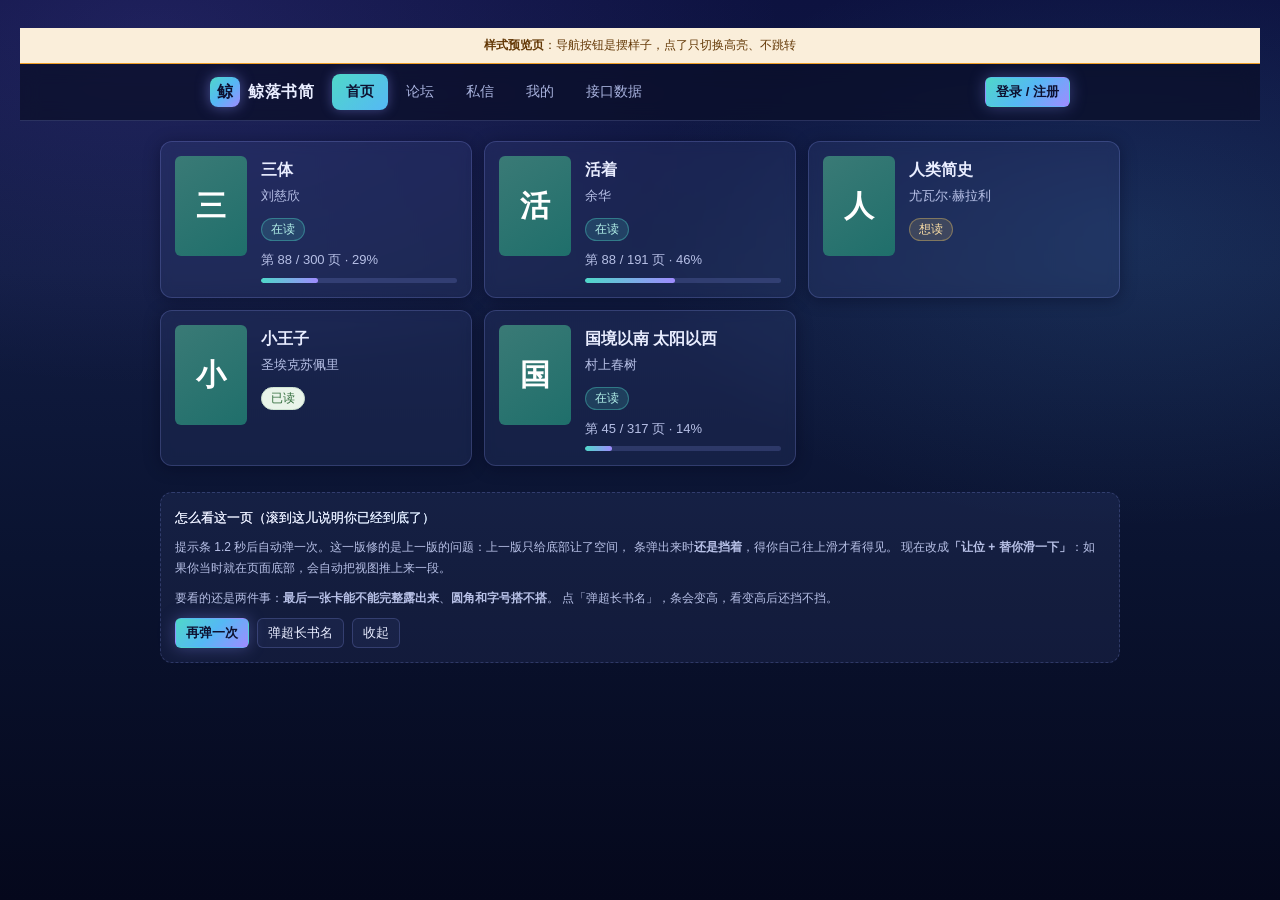
<file: docs/banner-preview.html>
<!DOCTYPE html>
<html lang="zh-CN">
<head>
<meta charset="UTF-8">
<meta name="viewport" content="width=device-width, initial-scale=1">
<title>同步失败提示条 · 真页面预览</title>
<!-- 引仓库里的真 styles.css，颜色/圆角/字号就是线上那份 -->
<link rel="stylesheet" href="../styles.css">
<style>
  /* 只服务这一页，不进产品样式 */
  .preview-note-bar {
    position: sticky; top: 0; z-index: 60;
    padding: 8px 14px;
    background: #FAEEDA; color: #633806;
    border-bottom: 1px solid #EF9F27;
    font-size: 12px; line-height: 1.6; text-align: center;
  }
  .preview-tools {
    margin: 26px 0 40px; padding: 14px;
    border: 1px dashed var(--line); border-radius: var(--radius);
    background: var(--card);
  }
  .preview-tools h2 { margin: 0 0 8px; font-size: 13px; font-weight: 500; color: var(--ink); }
  .preview-tools p { margin: 0 0 10px; font-size: 12px; line-height: 1.7; color: var(--ink-soft); }
  .preview-tools .row { display: flex; flex-wrap: wrap; gap: 8px; }
</style>
</head>
<body>

<!-- 这一条是预览页自己的，告诉你哪部分是真的、哪部分是摆样子 -->
<div class="preview-note-bar" id="note-bar">
  <strong>样式预览页</strong>：导航按钮是摆样子，点了只切换高亮、不跳转
</div>

<!-- ===== 从 index.html 原样复制的真导航（顶部 sticky，本项目没有底部导航） ===== -->
<header class="site-nav">
  <div class="site-nav-inner">
    <a class="site-brand" href="#" id="brand">
      <span class="site-brand-mark">鲸</span>
      <span class="site-brand-text">鲸落书简</span>
    </a>
    <nav class="site-nav-links" id="nav-links">
      <button class="site-nav-link is-active" type="button" data-name="首页">首页</button>
      <button class="site-nav-link" type="button" data-name="论坛">论坛</button>
      <button class="site-nav-link" type="button" data-name="私信">私信</button>
      <button class="site-nav-link" type="button" data-name="我的">我的</button>
      <button class="site-nav-link" type="button" data-name="接口数据">接口数据</button>
    </nav>
    <div class="site-nav-auth">
      <button class="btn btn-primary btn-sm" type="button" id="btn-login">登录 / 注册</button>
    </div>
  </div>
</header>

<div class="wrap">
  <section class="view">
    <div class="book-list">

      <article class="book-card">
        <div class="cover"><span>三</span></div>
        <div class="book-card-body">
          <h3 class="book-title">三体</h3>
          <p class="book-author">刘慈欣</p>
          <span class="badge badge-reading">在读</span>
          <p class="progress-line">第 88 / 300 页 · 29%</p>
          <div class="bar"><div class="bar-fill" style="width:29%"></div></div>
        </div>
      </article>

      <article class="book-card">
        <div class="cover"><span>活</span></div>
        <div class="book-card-body">
          <h3 class="book-title">活着</h3>
          <p class="book-author">余华</p>
          <span class="badge badge-reading">在读</span>
          <p class="progress-line">第 88 / 191 页 · 46%</p>
          <div class="bar"><div class="bar-fill" style="width:46%"></div></div>
        </div>
      </article>

      <article class="book-card">
        <div class="cover"><span>人</span></div>
        <div class="book-card-body">
          <h3 class="book-title">人类简史</h3>
          <p class="book-author">尤瓦尔·赫拉利</p>
          <span class="badge badge-want">想读</span>
        </div>
      </article>

      <article class="book-card">
        <div class="cover"><span>小</span></div>
        <div class="book-card-body">
          <h3 class="book-title">小王子</h3>
          <p class="book-author">圣埃克苏佩里</p>
          <span class="badge badge-finished">已读</span>
        </div>
      </article>

      <article class="book-card">
        <div class="cover"><span>国</span></div>
        <div class="book-card-body">
          <h3 class="book-title">国境以南 太阳以西</h3>
          <p class="book-author">村上春树</p>
          <span class="badge badge-reading">在读</span>
          <p class="progress-line">第 45 / 317 页 · 14%</p>
          <div class="bar"><div class="bar-fill" style="width:14%"></div></div>
        </div>
      </article>

    </div>
  </section>

  <div class="preview-tools">
    <h2>怎么看这一页（滚到这儿说明你已经到底了）</h2>
    <p>
      提示条 1.2 秒后自动弹一次。这一版修的是上一版的问题：上一版只给底部让了空间，
      条弹出来时<strong>还是挡着</strong>，得你自己往上滑才看得见。
      现在改成<strong>「让位 + 替你滑一下」</strong>：如果你当时就在页面底部，会自动把视图推上来一段。
    </p>
    <p>
      要看的还是两件事：<strong>最后一张卡能不能完整露出来</strong>、<strong>圆角和字号搭不搭</strong>。
      点「弹超长书名」，条会变高，看变高后还挡不挡。
    </p>
    <div class="row">
      <button type="button" class="btn btn-primary btn-sm" id="btn-show">再弹一次</button>
      <button type="button" class="btn btn-sm" id="btn-show-long">弹超长书名</button>
      <button type="button" class="btn btn-sm" id="btn-hide">收起</button>
    </div>
  </div>
</div>

<!-- 真的提示条，结构和 sync.js 里造的一模一样 -->
<div class="sync-banner" id="live-banner" role="status" aria-live="polite" hidden>
  <span class="sync-banner-text" id="live-text"></span>
  <button type="button" class="sync-banner-close" id="live-close">知道了</button>
</div>

<script>
  var liveBanner = document.getElementById('live-banner');
  var liveText = document.getElementById('live-text');
  var noteBar = document.getElementById('note-bar');
  var noteDefault = noteBar.innerHTML;
  var timer = null;
  var padBackup = null;

  /* 和 sync.js 里的 reserveSpaceForBanner 同一套逻辑：
     弹出时把 body 底部让出「条高 + 26px」，收起时还原。 */
  function reserve(h) {
    var b = document.body;
    if (h > 0) {
      if (padBackup === null) padBackup = b.style.paddingBottom || '';
      b.style.paddingBottom = h + 'px';
    } else if (padBackup !== null) {
      b.style.paddingBottom = padBackup;
      padBackup = null;
    }
  }

  /* 和 sync.js 里的 nearBottom 同一套判断 */
  function nearBottom() {
    var doc = document.documentElement;
    var y = window.pageYOffset || doc.scrollTop || 0;
    var vh = window.innerHeight || doc.clientHeight || 0;
    var sh = Math.max(document.body.scrollHeight, doc.scrollHeight);
    return sh ? (y + vh) >= (sh - 60) : false;
  }

  function show(msg) {
    liveText.textContent = msg;
    liveBanner.hidden = false;

    var h = liveBanner.offsetHeight + 26;
    var atBottom = nearBottom();
    reserve(h);
    if (atBottom) window.scrollBy(0, h);   // 在底部就替你滑那一下

    if (timer) clearTimeout(timer);
    timer = setTimeout(hide, 12000);
  }
  function hide() {
    liveBanner.hidden = true;
    reserve(0);
    if (timer) { clearTimeout(timer); timer = null; }
  }

  document.getElementById('live-close').addEventListener('click', hide);
  document.getElementById('btn-hide').addEventListener('click', hide);
  document.getElementById('btn-show').addEventListener('click', function () {
    show('「添加《三体》」没同步到云端，已恢复原样：连不上服务器，请检查网络后重试');
  });
  document.getElementById('btn-show-long').addEventListener('click', function () {
    show('「添加《献给阿尔吉侬的花束（纪念版·全译注本）》」没同步到云端，已恢复原样：连不上服务器，请检查网络后重试');
  });

  /* 导航按钮：给个明确反馈，别让人以为页面卡死了。
     点一下 → 高亮跟着走 + 顶部说明条写清「这里不跳转」。 */
  function tell(text) {
    noteBar.innerHTML = text;
    setTimeout(function () { noteBar.innerHTML = noteDefault; }, 2600);
  }

  document.getElementById('nav-links').addEventListener('click', function (e) {
    var btn = e.target.closest ? e.target.closest('.site-nav-link') : null;
    if (!btn) return;
    var links = this.querySelectorAll('.site-nav-link');
    for (var i = 0; i < links.length; i++) links[i].classList.remove('is-active');
    btn.classList.add('is-active');
    tell('预览页不跳转 —— 你点了「<strong>' + btn.getAttribute('data-name') + '</strong>」');
  });

  document.getElementById('brand').addEventListener('click', function (e) {
    e.preventDefault();
    tell('预览页不跳转 —— 你点了<strong>站名</strong>');
  });

  document.getElementById('btn-login').addEventListener('click', function () {
    tell('预览页不跳转 —— 你点了<strong>登录 / 注册</strong>');
  });

  // 打开 1.2 秒后自动弹一次，不用点按钮也能看见真实位置和让位效果
  setTimeout(function () {
    show('「添加《三体》」没同步到云端，已恢复原样：连不上服务器，请检查网络后重试');
  }, 1200);
</script>

</body>
</html>
</file>
<file: styles.css>
/* ============================================================================
 * styles.css —— 鲸落书简 全部样式
 *
 * 依据 docs/TECH_DESIGN.md 2.6：本项目只有四个文件，样式全在这里，不引外部资源。
 * 约束（TECH_DESIGN 2.10）：不用 CSS 框架、不用 CDN 字体、不用图标库
 * —— 所以图标一律用文字符号（如 ← ），字体只用系统自带。
 * ========================================================================== */

:root {
  --paper:      #f6f4f1;   /* 页面底色，偏暖的纸感 */
  --card:       #ffffff;
  --ink:        #22262b;   /* 主文字 */
  --ink-soft:   #5c6672;   /* 次要文字 */
  --ink-faint:  #5f6a76;   /* 更弱的说明文字（加深后 ≥4.5:1，原先 #8b95a1 只有 2.77） */
  --line:       #e4dfd8;   /* 分隔线 */
  --accent:     #1f6f6b;   /* 主色：墨绿 */
  --accent-dk:  #175450;
  --accent-bg:  #e8f2f1;
  --danger:     #b3261e;
  --danger-bg:  #fdecea;
  --success:    #1d6b34;
  --success-bg: #e9f6ee;
  --radius:     10px;
  --shadow:     0 1px 2px rgba(34, 38, 43, .06);
}

* { box-sizing: border-box; }

/* 视图切换靠 hidden 属性；必须加这条，否则 display:flex 会把它盖掉 */
[hidden] { display: none !important; }

/*
 * 说明：HTML 里两个 <section> 都带 class="view"，但这里故意**不给它写样式**。
 * 它是给 app.js 用的钩子（切换视图时统一 document.querySelectorAll('.view')
 * 然后设 hidden），不是给 CSS 用的。看到它没有样式规则，不是漏写。
 */

body {
  margin: 0;
  padding: 28px 20px 64px;
  background: var(--paper);
  color: var(--ink);
  font: 15px/1.7 -apple-system, BlinkMacSystemFont, "Segoe UI",
        "Microsoft YaHei", "PingFang SC", "Hiragino Sans GB", sans-serif;
}

.wrap { max-width: 900px; margin: 0 auto; }

h1 { font-size: 24px; margin: 0; letter-spacing: .5px; }
h2 { font-size: 21px; margin: 0 0 6px; }
h3 { font-size: 15px; margin: 0; }

.muted { color: var(--ink-soft); margin: 0; }
.sub { font-size: 13px; margin-top: 2px; }

/* ---------------------------------------------------------------- 顶栏 */

.topbar {
  display: flex; align-items: center; justify-content: space-between;
  gap: 14px; flex-wrap: wrap; margin-bottom: 18px;
}
.topbar-actions { display: flex; gap: 8px; }

/* ---------------------------------------------------------------- 按钮 */

.btn {
  font: inherit; font-size: 14px; cursor: pointer;
  padding: 7px 14px; border-radius: 8px;
  border: 1px solid var(--line); background: var(--card); color: var(--ink);
  transition: background .12s, border-color .12s;
}
.btn:hover { background: #f1efec; }

.btn-primary {
  background: var(--accent); border-color: var(--accent); color: #fff;
}
.btn-primary:hover { background: var(--accent-dk); border-color: var(--accent-dk); }

.btn-ghost { border-color: transparent; background: transparent; color: var(--ink-soft); }
.btn-ghost:hover { background: #ece9e5; color: var(--ink); }

.btn-danger { color: var(--danger); border-color: #eccac6; background: #fff; }
.btn-danger:hover { background: var(--danger-bg); }

/* 「已保存」的瞬时反馈（Day 14 用户测试）：
   原来点「保存进度」只有下面的百分比/进度条在变，按钮本身毫无反应，
   第一次用的人盯着按钮看，以为没保存上。这里让按钮自己回一句，1.5 秒后由 JS 恢复。 */
.btn.is-saved {
  background: var(--success); border-color: var(--success); color: #fff;
}

/* 键盘焦点可见（Tab 键导航时）：与 home.css 的重试按钮同一套规则 */
.btn:focus-visible,
.filter:focus-visible {
  outline: 2px solid var(--accent);
  outline-offset: 2px;
}

.btn-row { display: flex; gap: 8px; }

/* 小号按钮：用在笔记条目里 */
.btn-sm { padding: 3px 10px; font-size: 13px; border-radius: 6px; }

/* ---------------------------------------------------------------- 筛选项 */

.filters { display: flex; gap: 6px; margin-bottom: 18px; flex-wrap: wrap; }
.filter {
  font: inherit; font-size: 14px; cursor: pointer;
  padding: 5px 14px; border-radius: 999px;
  border: 1px solid var(--line); background: var(--card); color: var(--ink-soft);
}
.filter:hover { background: #f1efec; }
.filter.is-active {
  background: var(--accent-bg); border-color: var(--accent); color: var(--accent-dk);
  font-weight: 600;
}

/* ---------------------------------------------------------------- 书单卡片列表 */

.book-list {
  display: grid; gap: 12px;
  grid-template-columns: repeat(auto-fill, minmax(280px, 1fr));
}

.book-card {
  display: flex; gap: 14px; align-items: flex-start;
  padding: 14px; cursor: pointer;
  background: var(--card); border: 1px solid var(--line);
  border-radius: var(--radius); box-shadow: var(--shadow);
  transition: border-color .12s, transform .12s;
}
.book-card:hover { border-color: #cfc8bf; transform: translateY(-1px); }

.book-card-body { min-width: 0; flex: 1; }

.book-title {
  font-size: 16px; font-weight: 600; margin: 0 0 2px;
  overflow-wrap: anywhere;
}
.book-author { font-size: 13px; color: var(--ink-soft); margin: 0 0 8px; }

/* ---------------------------------------------------------------- 封面与首字占位 */

.cover {
  flex: none; overflow: hidden;
  width: 72px; height: 100px; border-radius: 6px;
  display: flex; align-items: center; justify-content: center;
  font-size: 30px; font-weight: 600; color: #fff;
  background: linear-gradient(145deg, #3a7a76, #1f6f6b);   /* 浅端加深过：白字对比 3.76 → 4.97 */
  user-select: none;
}
.cover img { width: 100%; height: 100%; object-fit: cover; display: block; }

.cover-lg { width: 132px; height: 186px; font-size: 54px; border-radius: 8px; }

/* ------------------------------------------------------------ 悬停三件套（Day 11 Step 4） */

/* 封面 3D 翻转：外层给透视，内层负责转，背面预先反转到后面藏着 */
.flip-wrap { flex: none; perspective: 560px; }
.flip-inner {
  position: relative; width: 100%; height: 100%;
  transform-style: preserve-3d;
  transition: transform .45s cubic-bezier(.2, .7, .3, 1);
}
.flip-wrap .cover { backface-visibility: hidden; }

/* 触屏上 :hover 会「粘住」，所以只在真有鼠标的设备上启用悬停翻转 */
@media (hover: hover) {
  .flip-wrap:hover .flip-inner { transform: rotateY(180deg); }
}
.flip-wrap.is-flipped .flip-inner { transform: rotateY(180deg); }

@media (prefers-reduced-motion: reduce) {
  .flip-inner { transition: none; }
}

.cover-back {
  position: absolute; inset: 0;
  border-radius: 6px;                     /* 实际值由 JS 按原封面同步 */
  transform: rotateY(180deg); backface-visibility: hidden;
  display: flex; flex-direction: column; align-items: center; justify-content: center;
  gap: 3px; padding: 5px; overflow: hidden;
  background: #04342C;
}
.cover-back-label { font-size: 10px; line-height: 1; color: #9FE1CB; margin-bottom: 2px; }
.cover-back-chip {
  font-size: 10px; line-height: 1.25; color: #E1F5EE;
  background: rgba(225, 245, 238, .14);
  border-radius: 4px; padding: 1px 4px;
  max-width: 100%; word-break: break-all; text-align: center;
}
.cover-back-chip.is-none { color: #7FB3A4; background: none; }

/* 兜底：万一某处封面比 60px 还窄，放不下标题就只留关键词、字号再收一点 */
.flip-wrap.is-tiny .cover-back-label { display: none; }
.flip-wrap.is-tiny .cover-back-chip { font-size: 9px; padding: 1px 3px; }

/* 论坛帖子卡片：背面只放最热的那 1 条关键词，空间够，字号放大到看得清 */
.flip-wrap.is-single .cover-back-chip { font-size: 12px; padding: 3px 6px; }

/* 悬停资料浮层：固定定位挂在 body 上，不会被卡片的 overflow 切掉半截 */
.hover-tip {
  position: fixed; z-index: 45;          /* 高于导航栏(40)，低于弹窗(50) */
  min-width: 160px; max-width: 320px;    /* 简介从 20 来字扩到近百字，宽一点少折行 */
  padding: 10px 12px;
  background: var(--card); border: 1px solid var(--line);
  border-radius: 10px;
  box-shadow: 0 6px 20px rgba(30, 26, 22, .12);
}
.hover-tip-head { margin: 0 0 4px; font-size: 11px; color: var(--ink-soft); }
.hover-tip-body { margin: 0; font-size: 13px; line-height: 1.6; color: var(--ink); }
.hover-tip-works { margin: 6px 0 0; font-size: 12px; color: var(--ink-soft); }
.hover-tip-highlight { margin: 6px 0 0; font-size: 12px; color: var(--accent-dk); }
.hover-tip-none { margin: 0; font-size: 12px; color: var(--ink-soft); }

/* ---------------------------------------------------------------- 状态标签 */

.badge {
  display: inline-block; font-size: 12px; line-height: 1.6;
  padding: 1px 9px; border-radius: 999px; border: 1px solid;
}
.badge-want     { color: #7a6a4f; background: #f6f0e4; border-color: #e6dcc8; }
.badge-reading  { color: var(--accent-dk); background: var(--accent-bg); border-color: #cfe3e1; }
.badge-finished { color: #2f6b3a; background: #e9f4ea; border-color: #cfe4d2; }

/* ---------------------------------------------------------------- 进度条 */

.progress-line { font-size: 13px; color: var(--ink-soft); margin: 8px 0 0; }

.bar { height: 5px; border-radius: 999px; background: #eae6e1; margin-top: 6px; overflow: hidden; }
.bar-fill { height: 100%; background: var(--accent); border-radius: 999px; }

/* ---------------------------------------------------------------- 空状态 */

.empty {
  padding: 54px 24px; text-align: center;
  background: var(--card); border: 1px dashed #d9d3cb; border-radius: var(--radius);
}

/* ---------------------------------------------------------------- 加载态（Day 13）
   本机读数据是瞬时完成的，根本来不及「加载」。这里用一段约 300ms 的占位
   把「加载中」演出来，好在页面上真的看见这一态。
   接上后端后：换掉 app.js 里 showSkeleton 的调用即可，其余样式照用。 */
.skeleton-card {
  display: flex; gap: 14px; align-items: flex-start;
  padding: 14px;
  background: var(--card); border: 1px solid var(--line);
  border-radius: var(--radius); box-shadow: var(--shadow);
}
.skeleton-block {
  background: linear-gradient(90deg, #ece8e2 25%, #f7f5f2 50%, #ece8e2 75%);
  background-size: 200% 100%;
  border-radius: 6px;
  animation: skeleton-sweep 1.2s ease-in-out infinite;
}
.skeleton-cover { width: 72px; height: 100px; flex: none; }
.skeleton-body { flex: 1; min-width: 0; padding-top: 8px; }
.skeleton-line { height: 14px; margin-bottom: 10px; }
.skeleton-line.is-wide { width: 62%; }
.skeleton-line.is-narrow { width: 38%; }
/* 说明小字：在网格容器里横跨整行，在普通容器里也占满一行 */
.skeleton-note {
  grid-column: 1 / -1; flex: 1 0 100%;
  margin: 0; padding: 4px 0;
  color: var(--ink-faint); font-size: 13px;
}
@keyframes skeleton-sweep {
  0% { background-position: 200% 0; }
  100% { background-position: -200% 0; }
}
@media (prefers-reduced-motion: reduce) {
  .skeleton-block { animation: none; }
}
.empty-title { font-size: 17px; font-weight: 600; margin: 0 0 4px; }
.empty .btn { margin-top: 16px; }

/* ---------------------------------------------------------------- 出错提示条 */

.app-error {
  max-width: 900px; margin: 0 auto 16px;
  padding: 11px 16px; border-radius: var(--radius);
  background: var(--danger-bg); border: 1px solid #eccac6; color: #8c1d18;
  font-size: 14px;
}

/* 成功提示条（注册/登录成功等正向反馈） */
.app-success {
  max-width: 900px; margin: 0 auto 16px;
  padding: 11px 16px; border-radius: var(--radius);
  background: var(--success-bg); border: 1px solid #b8dcc4; color: var(--success);
  font-size: 14px;
}

/* ---------------------------------------------------------------- 卡片盒子（详情页用）*/

.box {
  background: var(--card); border: 1px solid var(--line);
  border-radius: var(--radius); box-shadow: var(--shadow);
  padding: 18px; margin-top: 16px;
}
.box-head {
  display: flex; align-items: center; justify-content: space-between;
  gap: 12px; flex-wrap: wrap; margin-bottom: 12px;
}
.box-title { font-weight: 600; }

/* ---------------------------------------------------------------- 详情页头部 */

.detail-head { display: flex; gap: 20px; align-items: flex-start; flex-wrap: wrap; }
.detail-meta { min-width: 0; flex: 1; }
.detail-meta h2 { overflow-wrap: anywhere; }

.status-switch { display: flex; gap: 6px; margin-top: 12px; flex-wrap: wrap; }
.status-switch .btn.is-active {
  background: var(--accent-bg); border-color: var(--accent);
  color: var(--accent-dk); font-weight: 600;
}

/* ---------------------------------------------------------------- 进度录入 */

.progress-view { font-size: 15px; margin: 10px 0 14px; }
.progress-view strong { font-size: 21px; }
.progress-form { display: flex; align-items: center; gap: 10px; flex-wrap: wrap; }
.progress-form .bar { width: 100%; margin-top: 2px; }

.field-inline { display: inline-flex; align-items: center; gap: 6px; font-size: 14px; color: var(--ink-soft); }

input[type="text"], input[type="number"], textarea {
  font: inherit; font-size: 14px; color: var(--ink);
  padding: 6px 9px; border: 1px solid var(--line); border-radius: 7px;
  background: #fff;
}
input[type="number"] { width: 84px; }
input:focus, textarea:focus { outline: 2px solid #cfe3e1; outline-offset: 0; border-color: var(--accent); }
textarea { width: 100%; resize: vertical; }

/* ---------------------------------------------------------------- 笔记 */

.note-editor { margin-bottom: 16px; padding-bottom: 16px; border-bottom: 1px solid var(--line); }
.note-editor-foot {
  display: flex; align-items: center; justify-content: space-between;
  gap: 12px; margin-top: 10px; flex-wrap: wrap;
}

.note-list { list-style: none; margin: 0; padding: 0; }
.note-item { padding: 13px 0; border-top: 1px solid var(--line); }
.note-item:first-child { border-top: none; }
.note-body { margin: 0 0 8px; white-space: pre-wrap; overflow-wrap: anywhere; }
.note-foot { display: flex; align-items: center; justify-content: space-between; gap: 12px; flex-wrap: wrap; }
.note-meta { font-size: 12px; color: var(--ink-faint); }

/* ---------------------------------------------------------------- 弹窗 */

.modal {
  position: fixed; inset: 0; z-index: 50;
  display: flex; align-items: center; justify-content: center;
  padding: 20px; background: rgba(34, 38, 43, .45);
}
.modal-card {
  width: 100%; max-width: 420px; max-height: 88vh; overflow: auto;
  background: var(--card); border-radius: 12px; padding: 22px;
  box-shadow: 0 10px 34px rgba(34, 38, 43, .22);
}
.modal-card h2 { margin-bottom: 16px; }

.field { display: block; margin-bottom: 14px; font-size: 14px; color: var(--ink-soft); }
.field input { display: block; width: 100%; margin-top: 6px; }
.field textarea { display: block; width: 100%; margin-top: 6px; }
.req { color: var(--danger); }

.form-error {
  margin: 0 0 14px; padding: 9px 12px; font-size: 13px;
  background: var(--danger-bg); border: 1px solid #eccac6;
  border-radius: 7px; color: #8c1d18;
}

.modal-foot { display: flex; justify-content: flex-end; gap: 8px; margin-top: 20px; }

/* ---------------------------------------------------------------- 窄屏 */

@media (max-width: 560px) {
  body { padding: 18px 14px 48px; }
  .book-list { grid-template-columns: 1fr; }
  .cover-lg { width: 96px; height: 136px; font-size: 40px; }
  h1 { font-size: 20px; }
}

/* home.css 的窄屏断点与这里保持一致（同为 560px），两个页面行为统一 */

/* ============================================================================
 * Day 11 新增：社区导航栏 + 论坛 / 私信 / 登录 / 我的（COMMUNITY_DESIGN.md）
 * ========================================================================== */

/* ---------------------------------------------------------------- 全局导航栏 */

.site-nav {
  position: sticky; top: 0; z-index: 40;
  background: var(--card);
  border-bottom: 1px solid var(--line);
  margin-bottom: 20px;
}
.site-nav-inner {
  max-width: 900px; margin: 0 auto;
  display: flex; align-items: center; gap: 18px;
  padding: 10px 20px; flex-wrap: wrap;
}
.site-brand {
  display: inline-flex; align-items: center; gap: 8px;
  text-decoration: none; color: var(--ink); font-weight: 600;
}
.site-brand-mark {
  width: 30px; height: 30px; border-radius: 8px;
  background: linear-gradient(145deg, #3a7a76, #1f6f6b);
  color: #fff; display: inline-flex; align-items: center; justify-content: center;
  font-size: 16px;
}
.site-brand-text { font-size: 16px; letter-spacing: .5px; }

.site-nav-links { display: flex; gap: 4px; flex: 1; }
.site-nav-link {
  font: inherit; font-size: 14px; cursor: pointer;
  padding: 6px 14px; border-radius: 8px;
  border: none; background: transparent; color: var(--ink-soft);
}
.site-nav-link:hover { background: #f1efec; color: var(--ink); }
.site-nav-link.is-active { background: var(--accent-bg); color: var(--accent-dk); font-weight: 600; }

/* 导航栏「私信」上的未读数字。没登录 / 没有未读时整颗隐藏 */
.nav-badge {
  display: inline-block; min-width: 16px; height: 16px; padding: 0 4px;
  margin-left: 4px; border-radius: 8px;
  background: var(--danger); color: #fff;
  font-size: 10px; font-weight: 600; line-height: 16px; text-align: center;
  vertical-align: 1px;
}
.nav-badge[hidden] { display: none; }

.site-nav-auth { display: flex; align-items: center; gap: 8px; }
/* nav-user 现在是 <button>，要重置按钮默认样式并加上可点击手感 */
.nav-user {
  display: flex; align-items: center; gap: 8px;
  font: inherit; cursor: pointer;
  padding: 4px 10px; border-radius: 8px;
  border: none; background: transparent;
}
.nav-user:hover { background: #f1efec; }
.nav-user-name { font-size: 14px; color: var(--ink-soft); }

/* ---------------------------------------------------------------- 头像 */

.avatar {
  display: inline-flex; align-items: center; justify-content: center;
  width: 36px; height: 36px; border-radius: 50%;
  background: var(--accent-bg); color: var(--accent-dk);
  font-weight: 600; font-size: 15px; flex: none;
}
.avatar-sm { width: 28px; height: 28px; font-size: 13px; }
.avatar-lg { width: 56px; height: 56px; font-size: 24px; }
.avatar img { width: 100%; height: 100%; object-fit: cover; border-radius: 50%; display: block; }

/* 头像选择器（注册页） */
.avatar-picker { margin: -6px 0 16px; }
.avatar-picker-row { display: flex; align-items: center; gap: 14px; margin-bottom: 10px; }
.avatar-picker-colors { display: flex; gap: 8px; flex-wrap: wrap; }
.avatar-swatch {
  width: 30px; height: 30px; border-radius: 50%; cursor: pointer;
  border: 2px solid transparent; padding: 0;
  transition: transform .1s, border-color .1s;
}
.avatar-swatch:hover { transform: scale(1.1); }
.avatar-swatch.is-active { border-color: var(--ink); }
.avatar-picker .btn { margin-right: 8px; }

/* ---------------------------------------------------------------- 热门排行 */

.hot-box { margin-top: 0; }
.hot-tabs { display: flex; gap: 6px; }
.hot-list { list-style: none; margin: 0; padding: 0; }
.hot-item {
  display: flex; align-items: center; gap: 14px;
  padding: 12px 0; border-top: 1px solid var(--line);
}
.hot-item:first-child { border-top: none; }
.hot-rank {
  width: 24px; text-align: center; font-size: 15px; font-weight: 600;
  color: var(--ink-soft); flex: none;
}
.hot-rank-top { color: var(--accent); }
/* Day 11 起与首页书卡统一成 72×100：原来的 44×60 放不下翻转关键词，字会挤成一团 */
.cover-sm { width: 72px; height: 100px; font-size: 30px; border-radius: 6px; }
.hot-body { min-width: 0; flex: 1; }
.hot-title { margin: 0; font-weight: 600; font-size: 15px; }
/* 作者名从「作者 · N 次讨论」里拆出来单独成元素，才有地方挂悬停资料 */
.hot-author { color: inherit; }
.hot-item:hover .hot-author { text-decoration: underline; }
.hot-go { flex: none; font-size: 13px; color: var(--accent); white-space: nowrap; }
.hot-item { cursor: pointer; }
.hot-item:hover .hot-go { text-decoration: underline; }

/* ---------------------------------------------------------------- 帖子流 */

.post-list { display: grid; gap: 12px; }
.post-card {
  display: flex; gap: 14px; align-items: flex-start;
  padding: 14px; cursor: pointer;
  background: var(--card); border: 1px solid var(--line);
  border-radius: var(--radius); box-shadow: var(--shadow);
  transition: border-color .12s, transform .12s;
}
.post-card:hover { border-color: #cfc8bf; transform: translateY(-1px); }
.post-card-body { min-width: 0; flex: 1; }
.post-title { margin: 0 0 2px; font-size: 16px; font-weight: 600; }
.post-meta { margin: 0 0 8px; font-size: 13px; color: var(--ink-soft); }
.post-excerpt {
  margin: 0 0 8px; font-size: 14px; color: var(--ink-soft);
  display: -webkit-box; -webkit-line-clamp: 2; -webkit-box-orient: vertical; overflow: hidden;
}
.post-foot { font-size: 13px; }

/* --------------------------------------------- 收藏按钮（Day 11 新增） */

/* 书名与收藏按钮同一行；窄屏挤不下时按钮换行，不撑破卡片 */
.post-title-row { display: flex; align-items: center; gap: 8px; flex-wrap: wrap; margin-bottom: 2px; }
/* 热门榜的书名行：同款布局，榜单更紧凑 */
.hot-title-row { display: flex; align-items: center; gap: 8px; flex-wrap: wrap; margin-bottom: 2px; }
.post-title-row .post-title { margin: 0; }

.fav-btn {
  display: inline-flex; align-items: center; gap: 5px; flex: none;
  padding: 3px 10px 3px 8px;
  font: inherit; font-size: 12px; line-height: 1.5;
  color: var(--ink-soft);
  background: var(--card);
  border: 1px solid var(--line);
  border-radius: 999px;
  cursor: pointer;
  transition: color .15s, border-color .15s, background-color .15s, transform .15s;
}
.fav-btn:hover:not(:disabled) {
  color: var(--ink); border-color: #cfc8bf; background: var(--paper);
  transform: translateY(-1px);
}
.fav-btn:focus-visible { outline: 2px solid var(--accent); outline-offset: 2px; }
.fav-btn:disabled { cursor: progress; opacity: .7; }

.fav-icon { width: 15px; height: 15px; flex: none; overflow: visible; }
.fav-star, .fav-orbit, .fav-dot { transform-box: fill-box; transform-origin: center; }
.fav-orbit { fill: none; stroke: currentColor; stroke-width: 1; stroke-dasharray: 2.6 3.2; opacity: .4; }
.fav-star  { fill: none; stroke: currentColor; stroke-width: 1.4; stroke-linejoin: round; }
.fav-dot   { fill: currentColor; opacity: 0; }

/* 悬停：星微微放大 —— 反馈落在鼠标所在的地方 */
.fav-btn:hover:not(:disabled) .fav-star { transform: scale(1.12); }

/* 处理中：轨道转起来、文字变「收藏中…」、按钮禁用（防重复点击） */
.fav-btn.is-busy .fav-orbit { animation: fav-spin .9s linear infinite; opacity: .7; }

/* 已收藏：星填金、轨道变实线并亮起轨道点 */
.fav-btn.is-on { color: #8a5a12; border-color: #e6c07a; background: #fdf6e8; }
.fav-btn.is-on .fav-star  { fill: #ef9f27; stroke: #9a6412; }
.fav-btn.is-on .fav-orbit { stroke-dasharray: none; opacity: .85; }
.fav-btn.is-on .fav-dot   { opacity: 1; }

/* 只在「刚收藏成功」那一次播弹一下；刷新列表不会再播（那会是假反馈） */
.fav-btn.is-just-on .fav-star { animation: fav-pop .34s ease-out; }

/* 已在书架但状态不是「想读」：虚线边、光标变问号，看着就不像能改的样子 */
.fav-btn.is-locked { border-style: dashed; cursor: help; }

@keyframes fav-spin { to { transform: rotate(360deg); } }
@keyframes fav-pop {
  0%   { transform: scale(.72); }
  62%  { transform: scale(1.2); }
  100% { transform: scale(1); }
}

@media (prefers-reduced-motion: reduce) {
  .fav-btn, .fav-star, .fav-orbit, .fav-dot { transition: none; animation: none; }
}

/* ---------------------------------------------------------------- 评论 */

.comment-list { list-style: none; margin: 0; padding: 0; }
.comment-item { padding: 13px 0; border-top: 1px solid var(--line); }
.comment-item:first-child { border-top: none; }
.comment-head { display: flex; align-items: baseline; gap: 10px; margin-bottom: 4px; }
.comment-name { font-weight: 600; font-size: 14px; }
.comment-body { margin: 0; white-space: pre-wrap; overflow-wrap: anywhere; }
.comment-editor { display: flex; gap: 8px; margin-top: 16px; align-items: flex-end; }
.comment-editor textarea { flex: 1; }

/* 评论点赞心心：白色描边心 + 数字，放在评论头部右端 */
.like-btn {
  display: inline-flex; align-items: center; gap: 4px; flex: none;
  align-self: center;          /* 头部其他元素按基线对齐，心心这一颗单独居中 */
  margin-left: auto;           /* 推到这一行的右端（不另起一行） */
  padding: 2px 7px 2px 6px;
  font: inherit; font-size: 12px; line-height: 1.6;
  color: var(--ink-soft);
  background: transparent;
  border: 1px solid transparent;
  border-radius: 999px;
  cursor: pointer;
  transition: color .15s, background-color .15s;
}
.like-btn:hover:not(:disabled) { color: var(--danger); background: var(--danger-bg); }
.like-btn:focus-visible { outline: 2px solid var(--accent); outline-offset: 2px; }
.like-btn:disabled { cursor: progress; }

.like-icon { width: 14px; height: 14px; flex: none; overflow: visible; }
.like-heart {
  fill: #ffffff; stroke: #7c8792; stroke-width: 1.5; stroke-linejoin: round;
  transform-box: fill-box; transform-origin: center;
  transition: fill .18s, stroke .18s;
}

/* 悬停：心微微放大 + 描边转红 —— 反馈落在鼠标所在的地方 */
.like-btn:hover:not(:disabled) .like-heart { transform: scale(1.12); stroke: var(--danger); }

/* 处理中：心轻轻脉动 + 按钮禁用（防重复点击），数字不动 */
.like-btn.is-busy { opacity: .6; }
.like-btn.is-busy .like-heart { animation: like-pulse .9s ease-in-out infinite; }

/* 已点赞：心填红、数字加重 */
.like-btn.is-liked { color: var(--danger); }
.like-btn.is-liked .like-heart { fill: #e0453c; stroke: var(--danger); }
.like-btn.is-liked .like-count { font-weight: 600; }

/* 只在「刚点赞成功」那一次播弹一下；刷新列表不会再播（那会是假反馈） */
.like-btn.is-just-liked .like-heart { animation: like-pop .36s ease-out; }

@keyframes like-pulse {
  0%, 100% { transform: scale(1); }
  50%      { transform: scale(.82); }
}
@keyframes like-pop {
  0%   { transform: scale(.6); }
  45%  { transform: scale(1.32); }
  70%  { transform: scale(.94); }
  100% { transform: scale(1); }
}

@media (prefers-reduced-motion: reduce) {
  .like-btn, .like-heart { transition: none; animation: none; }
}

/* ---------------------------------------------------------------- 私信 */

.conversation-list { display: flex; flex-direction: column; gap: 4px; }
.conversation-item {
  display: flex; align-items: center; gap: 12px;
  padding: 12px; cursor: pointer; border-radius: 8px;
}
.conversation-item:hover { background: #f1efec; }
.conversation-body { min-width: 0; flex: 1; }
.conversation-name { margin: 0; font-weight: 600; font-size: 15px; }
.conversation-body .muted { overflow: hidden; text-overflow: ellipsis; white-space: nowrap; }
/* 未读徽标：显示未读条数（不是纯红点，一眼看出有几条没读） */
.unread-dot {
  min-width: 18px; height: 18px; padding: 0 5px;
  border-radius: 9px; background: var(--danger); color: #fff;
  font-size: 11px; font-weight: 600; line-height: 18px; text-align: center;
  flex: none;
}
/* 点击处理中的那一行：不可再点，避免连点重复进同一个会话 */
.conversation-item.is-busy { opacity: .6; pointer-events: none; }

.chat-head { display: flex; align-items: center; gap: 12px; margin-bottom: 14px; }
.chat-log {
  display: flex; flex-direction: column; gap: 8px;
  max-height: 50vh; overflow: auto; padding: 4px 0;
}
.chat-msg {
  max-width: 72%; padding: 9px 13px; border-radius: 12px;
  font-size: 14px; white-space: pre-wrap; overflow-wrap: anywhere;
}
.chat-msg-peer { align-self: flex-start; background: #efebe6; }
.chat-msg-me { align-self: flex-end; background: var(--accent); color: #fff; }
.chat-input { display: flex; gap: 8px; margin-top: 14px; }
.chat-input input { flex: 1; }

/* ---------------------------------------------------------------- 登录 / 注册 */

.auth-card {
  max-width: 420px; margin: 40px auto 0;
  background: var(--card); border: 1px solid var(--line);
  border-radius: 12px; box-shadow: var(--shadow);
  padding: 24px;
}
.auth-card h2 { margin-bottom: 12px; }
.auth-tabs { display: flex; gap: 6px; margin-bottom: 18px; }
.auth-hint { margin-top: 14px; }

/* ---------------------------------------------------------------- 我的 */

.me-card { display: flex; flex-direction: column; align-items: center; gap: 10px; text-align: center; }
.me-card h2 { margin: 0; }
.me-card .btn { margin-top: 8px; }

/* 可点击的用户名（进个人主页） */
.user-link {
  color: var(--accent-dk); text-decoration: none; cursor: pointer;
}
.user-link:hover { text-decoration: underline; }

/* 可点击的头像（进个人主页） */
.avatar-link { cursor: pointer; }
.avatar-link:hover { box-shadow: 0 0 0 2px var(--accent-bg); }

/* 会话名 / 聊天标题可点进主页 */
.conversation-name.user-link { cursor: pointer; }
.chat-head .user-link { cursor: pointer; font-size: 16px; }

/* 简介编辑 */
.bio-wrap { width: 100%; }
.bio-text { margin: 0 0 4px; }
.bio-editor { width: 100%; text-align: left; }
.bio-editor textarea {
  width: 100%; box-sizing: border-box; padding: 10px 12px;
  border: 1px solid var(--line); border-radius: var(--radius);
  font: inherit; font-size: 14px; resize: vertical; background: var(--card);
}
.bio-editor-actions { display: flex; gap: 8px; justify-content: flex-end; margin-top: 8px; }

/* 书单（个人主页 / 我的） */
.shelves { display: flex; flex-direction: column; gap: 0; }
.shelf-row {
  display: flex; gap: 12px; align-items: baseline;
  padding: 10px 0; border-top: 1px solid var(--line);
}
.shelf-row:first-child { border-top: none; }
.shelf-label {
  flex: none; width: 64px; font-weight: 600; font-size: 14px; color: var(--ink);
}
.shelf-books { min-width: 0; flex: 1; font-size: 14px; color: var(--ink-soft); overflow-wrap: anywhere; }

/* 个人主页活动区里的评论来源 */
.comment-source {
  display: block; margin-top: 4px; font-size: 12px; color: var(--accent-dk);
}

/* ---------------------------------------------------------------- 窄屏（社区） */

@media (max-width: 560px) {
  .site-nav-inner { padding: 10px 14px; }
  .site-nav-links { order: 3; width: 100%; justify-content: space-around; }
  .site-nav-auth { margin-left: auto; }
}

/* ============================================================
   Day 17 · 接口数据（只读演示视图）
   表格用真库返回的数据，样式保持和站内卡片一致的暖纸感
   ============================================================ */

#view-api-demo .topbar {
  display: flex;
  align-items: flex-start;
  justify-content: space-between;
  gap: 12px;
  margin-bottom: 14px;
}

#api-demo-status { min-height: 1.7em; }
#api-demo-status.is-error { color: var(--danger); }  /* 错误行实测 5.95:1，达标 ≥4.5（--danger #b3261e 对 --paper #f6f4f1） */

.api-table {
  width: 100%;
  border-collapse: collapse;
  background: var(--card);
  border-radius: var(--radius);
  overflow: hidden;
  box-shadow: var(--shadow);
  font-size: 14px;
}

.api-table th,
.api-table td {
  border: 1px solid var(--line);
  padding: 9px 12px;
  text-align: left;
}

.api-table th {
  background: var(--success-bg);
  color: var(--ink);
  font-weight: 600;
  white-space: nowrap;
}

.api-table td { color: var(--ink-soft); }
.api-table td:first-child { color: var(--ink); font-weight: 500; }

@media (max-width: 560px) {
  .api-table th, .api-table td { padding: 7px 8px; font-size: 13px; }
}



/* ============================================================================
 * 星海鲸落主题（Day 20+ 视觉升级）
 * ----------------------------------------------------------------------------
 * 做法分三层，按顺序覆盖，不改动上面的原始规则：
 *   1) 重定义 :root 变量 —— 把「纸感浅色」翻成「星海深色」，全站自动跟随
 *   2) 定点补丁 —— 少数写死浅色 hex 的规则单独覆盖
 *   3) 新组件 —— 星海背景层 / 开场四幕 / 守护鲸面板 / 形态图鉴 / 数据卡 / 今日一句
 * 约束：零依赖、零图片（全 CSS + 内联 SVG）、双击 file:// 可用；
 *       尊重系统「减少动态效果」。
 * 对比度（WCAG 公式实算，正文阈 4.5:1）：
 *   主文字 15.77 / 次文字 10.24 / 弱文字 7.12 / 按钮深字 6.71（最差紫端）
 *   错误文字 10.43 / 成功文字 11.36 / 图鉴未解锁 5.93 / 已解锁 12.69 —— 全部达标
 * ========================================================================== */

:root {
  --paper:      #0a1134;                  /* 星海底色 */
  --card:       rgba(126, 140, 232, .09); /* 玻璃卡 */
  --ink:        #e9edff;                  /* 主文字：对 #0a1134 实测 15.77:1 */
  --ink-soft:   #b7c0e6;                  /* 次要文字：对底色 10.24:1、玻璃卡上 9.14:1 */
  --ink-faint:  #95a0c8;                  /* 弱文字：对底色 7.12:1、玻璃卡上 6.36:1 */
  --line:       rgba(152, 163, 255, .22);
  --accent:     #4fd8c9;                  /* 主色：青 */
  --accent-dk:  #9f8bff;                  /* 辅色：紫 */
  --accent-bg:  rgba(79, 216, 201, .15);
  --danger:     #ff9a8f;
  --danger-bg:  rgba(255, 122, 108, .14);
  --success:    #7ce8ae;
  --success-bg: rgba(110, 231, 168, .14);
  --radius:     12px;
  --shadow:     0 2px 16px rgba(2, 6, 24, .38);
  --star-1:     #4fd8c9;
  --star-2:     #55b8f5;
  --star-3:     #9f8bff;
  --gold:       #ffd166;                  /* 信笺的封蜡金 */
  --btn-ink:    #0d1030;                  /* 亮底按钮深字：对紫端 #9f8bff 6.71:1、对青端 #4fd8c9 10.58:1 */
}

body {
  background:
    radial-gradient(900px 500px at 12% 4%, rgba(124, 108, 240, .16), transparent 70%),
    radial-gradient(700px 420px at 88% 26%, rgba(80, 170, 235, .13), transparent 70%),
    linear-gradient(180deg, #0d1240 0%, #111c42 30%, #0a1330 62%, #05081c 100%);
  background-attachment: fixed;
  color: var(--ink);
}
.wrap { position: relative; z-index: 2; max-width: 960px; }

/* 标题渐变字 */
.topbar h1, h2 {
  background: linear-gradient(110deg, #eef2ff 10%, #8fd8ff 45%, #a08fff 80%);
  -webkit-background-clip: text; background-clip: text; color: transparent;
}

/* ---------------------------------------------------------------- 2 定点补丁 */
.btn { background: rgba(140, 150, 255, .06); border-color: var(--line); color: var(--ink); }
.btn:hover { background: rgba(140, 150, 255, .14); }
.btn-primary {
  background: linear-gradient(135deg, var(--star-1) 0%, var(--star-2) 50%, var(--star-3) 100%);
  border-color: transparent; color: var(--btn-ink); font-weight: 700;
  box-shadow: 0 0 16px rgba(140, 150, 255, .35);
}
.btn-primary:hover { box-shadow: 0 0 26px rgba(150, 160, 255, .55); transform: translateY(-1px); }
.btn-ghost { color: #b9c2f5; background: rgba(140, 150, 255, .06); }
.btn-ghost:hover { background: rgba(140, 150, 255, .15); color: var(--ink); }
.btn-danger { color: var(--danger); border-color: rgba(255, 154, 143, .38); background: rgba(255, 122, 108, .08); }
.filter { color: #a8b2dd; background: rgba(150, 160, 255, .06); border-color: rgba(150, 160, 255, .28); }
.filter:hover { background: rgba(150, 160, 255, .14); color: var(--ink); }
.filter.is-active {
  color: var(--btn-ink); font-weight: 700; border-color: transparent;
  background: linear-gradient(135deg, var(--star-1), var(--star-3));
  box-shadow: 0 0 14px rgba(140, 150, 255, .4);
}
.book-card, .post-card, .conversation-item, .auth-card, .me-card, .api-table {
  background: var(--card); border-color: var(--line); backdrop-filter: blur(6px);
}
.book-card:hover, .post-card:hover { border-color: rgba(170, 180, 255, .5); }
.book-cover { background: linear-gradient(145deg, #4a58c8, #2b3585); color: #eef2ff; }
.badge-want     { color: #ffe1a8; background: rgba(255, 209, 102, .14); border-color: rgba(255, 209, 102, .35); }
.badge-reading  { color: #b6f4ec; background: rgba(79, 216, 201, .16); border-color: rgba(79, 216, 201, .38); }
.bar { background: rgba(150, 160, 255, .18); }
.bar-fill { background: linear-gradient(90deg, var(--star-1), var(--star-3)); }
.skeleton, .skeleton-line { background: linear-gradient(90deg, rgba(150,160,255,.10) 25%, rgba(150,160,255,.20) 50%, rgba(150,160,255,.10) 75%); }
.app-error { background: var(--danger-bg); border-color: rgba(255, 154, 143, .4); color: #ffc9c2; }
.app-success { background: var(--success-bg); border-color: rgba(124, 232, 174, .4); color: #c2f5da; }
.field input, .field textarea, input, textarea, select { background: rgba(8, 14, 40, .6); color: var(--ink); border-color: var(--line); }
input:focus, textarea:focus { outline: 2px solid rgba(79, 216, 201, .45); border-color: var(--accent); }
input::placeholder, textarea::placeholder { color: var(--ink-faint); }
.site-nav { background: rgba(10, 14, 40, .72); backdrop-filter: blur(10px); border-bottom: 1px solid var(--line); }
.site-nav-link { color: #a8b2dd; }
.site-nav-link:hover { background: rgba(140, 150, 255, .12); color: var(--ink); }
.site-nav-link.is-active {
  color: var(--btn-ink); font-weight: 700; border-color: transparent;
  background: linear-gradient(135deg, var(--star-1), var(--star-2));
  box-shadow: 0 0 12px rgba(140, 150, 255, .4);
}
.site-brand-mark {
  background: linear-gradient(135deg, var(--star-1), var(--star-2) 50%, var(--star-3));
  color: var(--btn-ink); box-shadow: 0 0 14px rgba(140, 150, 255, .5);
}
.nav-user:hover { background: rgba(140, 150, 255, .12); }
.fav-btn.is-on { color: #ffe1a8; border-color: rgba(255, 209, 102, .45); background: rgba(255, 209, 102, .12); }
.fav-btn.is-on .fav-star { fill: var(--gold); stroke: #b58a2e; }
.chat-msg-peer { background: rgba(150, 160, 255, .12); }
.chat-msg-me { background: linear-gradient(135deg, var(--star-1), var(--star-2)); color: var(--btn-ink); }
.avatar { background: linear-gradient(145deg, #4a58c8, #2b3585); color: #eef2ff; }
.api-table th { background: rgba(150, 160, 255, .1); }
.api-table td, .api-table th { border-color: var(--line); }
.tabs, .auth-tabs { border-color: var(--line); }

/* ---------------------------------------------------------------- 3 新组件 */

/* 3.1 星海背景层（装饰，不参与交互） */
.starfield, .opening { position: fixed; inset: 0; overflow: hidden; pointer-events: none; }
.starfield { z-index: 0; }
.opening { z-index: 5; }

.nebula { position: absolute; border-radius: 50%; filter: blur(40px); }
.n1 { width: 520px; height: 380px; left: -8%; top: 6%;
  background: radial-gradient(ellipse, rgba(124,108,240,.18), rgba(124,108,240,0) 70%);
  animation: nebulaDrift 26s ease-in-out infinite; }
.n2 { width: 460px; height: 340px; right: -6%; top: 30%;
  background: radial-gradient(ellipse, rgba(80,170,235,.15), rgba(80,170,235,0) 70%);
  animation: nebulaDrift 32s ease-in-out infinite reverse; }
.n3 { width: 620px; height: 420px; left: 24%; bottom: -10%;
  background: radial-gradient(ellipse, rgba(150,120,255,.11), rgba(150,120,255,0) 70%);
  animation: nebulaDrift 38s ease-in-out infinite; animation-delay: -12s; }
@keyframes nebulaDrift { 0%,100% { transform: translate(0,0); } 50% { transform: translate(36px,-22px); } }

.ray { position: absolute; top: -10%; width: 130px; height: 75%;
  background: linear-gradient(180deg, rgba(165,185,255,.15), rgba(165,185,255,0) 80%);
  transform: skewX(-14deg); filter: blur(6px); animation: shimmer 7s ease-in-out infinite; }
.ray.r1 { left: 16%; } .ray.r2 { left: 44%; animation-delay: 2.2s; width: 190px; }
.ray.r3 { left: 74%; animation-delay: 4s; width: 100px; }
@keyframes shimmer { 0%,100% { opacity: .45; } 50% { opacity: .9; } }

.dot { position: absolute; border-radius: 50%; background: #cdd6ff; animation: twinkle 5s ease-in-out infinite; }
.dot.d1{width:3px;height:3px;left:8%;top:30%;} .dot.d2{width:2px;height:2px;left:22%;top:52%;animation-delay:1s;}
.dot.d3{width:3px;height:3px;left:33%;top:22%;animation-delay:2s;} .dot.d4{width:2px;height:2px;left:55%;top:44%;animation-delay:.6s;}
.dot.d5{width:3px;height:3px;left:66%;top:18%;animation-delay:1.6s;} .dot.d6{width:2px;height:2px;left:81%;top:36%;animation-delay:2.6s;}
.dot.d7{width:3px;height:3px;left:90%;top:56%;animation-delay:3.1s;} .dot.d8{width:2px;height:2px;left:13%;top:70%;animation-delay:2s;}
.dot.d9{width:2px;height:2px;left:40%;top:64%;animation-delay:.9s;background:#b9a8ff;}
.dot.d10{width:3px;height:3px;left:72%;top:66%;animation-delay:1.8s;background:#b9a8ff;}
.dot.d11{width:2px;height:2px;left:5%;top:46%;animation-delay:2.7s;}
.dot.d12{width:2px;height:2px;left:95%;top:24%;animation-delay:1.2s;background:#b9a8ff;}
.dot.d13{width:2px;height:2px;left:28%;top:38%;animation-delay:3.2s;}
.dot.d14{width:2px;height:2px;left:60%;top:70%;animation-delay:2.1s;background:#b9a8ff;}
@keyframes twinkle { 0%,100% { opacity: .15; } 50% { opacity: .85; } }

.bubble { position: absolute; border-radius: 50%; border: 1px solid rgba(150,165,255,.35);
  background: radial-gradient(circle at 32% 30%, rgba(255,255,255,.3), rgba(110,130,230,.08));
  animation: rise 10s linear infinite; }
.bubble.bb1{width:18px;height:18px;left:12%;bottom:-30px;animation-delay:0s;}
.bubble.bb2{width:10px;height:10px;left:18%;bottom:-30px;animation-delay:3.5s;}
.bubble.bb3{width:14px;height:14px;right:16%;bottom:-30px;animation-delay:1.8s;}
.bubble.bb4{width:8px;height:8px;right:24%;bottom:-30px;animation-delay:5.2s;}
.bubble.bb5{width:22px;height:22px;left:48%;bottom:-30px;animation-delay:7s;}
@keyframes rise { 0% { transform: translateY(0); opacity: 0; } 12% { opacity: .7; } 100% { transform: translateY(-108vh); opacity: 0; } }

/* 3.2 两侧小鲸群：7 条梯度编队，藏在内容层后 */
.mini { position: absolute; left: 100%; will-change: transform; }
.mini .bob { animation: miniBob 5.5s ease-in-out infinite; }
.mini svg { display: block; filter: drop-shadow(0 0 9px rgba(130,145,255,.42)); }
.mini.m1 { top: 14%; animation: miniL 58s linear -12s infinite; } .mini.m1 svg { opacity: .55; }
.mini.m2 { top: 44%; animation: miniL 64s linear -38s infinite; } .mini.m2 svg { opacity: .4; }
.mini.m3 { top: 70%; animation: miniL 48s linear -30s infinite; } .mini.m3 svg { opacity: .5; }
.mini.m4 { top: 86%; animation: miniL 38s linear -8s infinite; }  .mini.m4 svg { opacity: .45; }
.mini.m7 { top: 8%;  animation: miniL 34s linear -17s infinite; }  .mini.m7 svg { opacity: .4; }
.mini.m5 { top: 30%; left: -360px; animation: miniR 56s linear -20s infinite; }
.mini.m5 svg { transform: scaleX(-1); opacity: .5; }
.mini.m6 { top: 58%; left: -360px; animation: miniR 44s linear -4s infinite; }
.mini.m6 svg { transform: scaleX(-1); opacity: .45; }
@keyframes miniL { 0% { transform: translateX(0); } 100% { transform: translateX(calc(-100vw - 420px)); } }
@keyframes miniR { 0% { transform: translateX(0); } 100% { transform: translateX(calc(100vw + 360px)); } }
@keyframes miniBob { 0%,100% { transform: translateY(0) rotate(0deg); } 50% { transform: translateY(-12px) rotate(-2deg); } }

/* 3.3 上浮的信笺 */
.letter { position: absolute; animation: drift 16s ease-in-out infinite; opacity: .85; }
.letter.lt1 { left: 9%; bottom: 6%; }
.letter.lt2 { right: 11%; bottom: 10%; animation-delay: 5s; }
.letter.lt3 { right: 26%; bottom: 3%; animation-delay: 9s; }
@keyframes drift { 0%,100% { transform: translateY(0) rotate(-4deg); } 50% { transform: translateY(-30px) rotate(4deg); } }

/* 3.4 守护鲸面板 */
.guard { position: relative; overflow: hidden; margin: 0 0 18px; padding: 16px 22px;
  display: flex; align-items: center; gap: 18px; text-align: left;
  background: var(--card); border: 1px solid var(--line); border-radius: 18px; backdrop-filter: blur(6px); }
.g-deco { position: absolute; z-index: 1; pointer-events: none; }
.g-deco svg { display: block; }
.g-deco.d1 { right: 26%; top: 14%; opacity: .3; animation: gDrift 24s ease-in-out infinite; }
.g-deco.d2 { right: 6%; bottom: 8%; opacity: .22; animation: gDrift 32s ease-in-out infinite reverse; }
@keyframes gDrift { 0%,100% { transform: translate(0,0); } 50% { transform: translate(-30px, 12px); } }
.g-whale, .guard-info { position: relative; z-index: 2; }
.g-whale { flex: none; width: 400px; display: flex; flex-direction: column; align-items: center; gap: 8px; }
.g-canvas { position: relative; width: 400px; height: 112px; }
.g-canvas > * { position: absolute; top: 50%; }
.whale-line { left: 150px; transform: translate(-50%, -50%); display: none; }
.guard.sleep .whale-line { display: block; }
.whale-stage { left: 108px; display: block; transition: transform .7s cubic-bezier(.2,.7,.3,1), left .7s ease;
  transform: translate(-50%, -50%) scale(var(--s, 1)); transform-origin: 50% 50%; }
.guard.sleep .whale-stage { display: none; }
.guard.dual .whale-stage { left: 280px; }
.whale-stage2 { left: 280px; display: none; transition: transform .7s cubic-bezier(.2,.7,.3,1);
  transform: translate(-50%, -50%) scale(var(--s2, .72)); transform-origin: 50% 50%; }
.guard.dual .whale-stage2 { display: block; animation: whaleWake 1.1s ease-out both; }
@keyframes whaleWake {
  0% { opacity: 0; transform: translate(-50%, -50%) scale(.4); filter: blur(5px); }
  100% { opacity: 1; filter: blur(0); }
}
.stage-badge { display: inline-block; margin: 0 0 4px; padding: 4px 14px; border-radius: 999px;
  font-size: 12.5px; font-weight: 700; color: var(--btn-ink);
  background: linear-gradient(135deg, var(--star-1), var(--star-3));
  box-shadow: 0 0 14px rgba(140,150,255,.55); }
.guard-info h3 { font-size: 16px; color: var(--ink); margin-bottom: 5px; }
.guard-info p { font-size: 13.5px; color: var(--ink-soft); margin-bottom: 5px; }
.stage-count { font-size: 12.5px; color: var(--ink-faint); }

/* 鲸的游姿（面板内） */
.stage-svg .a-body { transform-box: fill-box; transform-origin: center; animation: aSwim 4s ease-in-out infinite; }
@keyframes aSwim { 0%,100% { transform: rotate(0deg) translateY(0); } 50% { transform: rotate(-2deg) translateY(-6px); } }
.stage-svg .a-tail { transform-box: fill-box; transform-origin: 0% 50%; animation: aTail 4s ease-in-out infinite; animation-delay: -.4s; }
@keyframes aTail { 0%,100% { transform: rotate(-8deg); } 50% { transform: rotate(9deg); } }
.a-star, .f-star, .w-star { animation: twinkle 3.2s ease-in-out infinite; }

/* 装备：默认隐藏，按形态显现 */
.gear, .gear2 { opacity: 0; transition: opacity .7s ease; }
.whale-stage.g-trail #g-trail, .whale-stage.g-armor #g-armor, .whale-stage.g-core #g-core,
.whale-stage.g-sats #g-sats, .whale-stage.g-flame #g-flame, .whale-stage.g-halo #g-halo { opacity: 1; }
.whale-stage2.g2-trail #g2-trail, .whale-stage2.g2-armor #g2-armor, .whale-stage2.g2-core #g2-core,
.whale-stage2.g2-sats #g2-sats, .whale-stage2.g2-flame #g2-flame, .whale-stage2.g2-halo #g2-halo,
.whale-stage2.g2-warp #g2-warp, .whale-stage2.g2-matrix #g2-matrix, .whale-stage2.g2-wings #g2-wings { opacity: 1; }
.core-pulse { transform-box: fill-box; transform-origin: center; animation: corePulse 1.6s ease-in-out infinite; }
@keyframes corePulse { 0%,100% { transform: scale(1); opacity: .95; } 50% { transform: scale(1.55); opacity: .45; } }
.sat-orbit { transform-box: view-box; transform-origin: 230px 100px; animation: orbitSpin 9s linear infinite; }
.halo-ring { transform-box: fill-box; transform-origin: center; animation: orbitSpin 22s linear infinite; }
.flame { transform-box: fill-box; transform-origin: 0% 50%; animation: flameFlick .35s ease-in-out infinite alternate; }
@keyframes flameFlick { from { transform: scaleX(.8); } to { transform: scaleX(1.3); } }
@keyframes orbitSpin { to { transform: rotate(360deg); } }

/* 3.5 数据小卡 + 今日一句 */
.stats { display: grid; grid-template-columns: repeat(3, 1fr); gap: 16px; margin: 22px 0 0; }
.stat { padding: 16px 18px; display: flex; align-items: center; gap: 12px;
  background: var(--card); border: 1px solid var(--line); border-radius: 14px; }
.s-ic { flex: none; width: 38px; height: 38px; border-radius: 11px; display: flex; align-items: center; justify-content: center; }
.s-ic.s1 { background: rgba(79,216,201,.15); } .s-ic.s2 { background: rgba(122,160,255,.16); } .s-ic.s3 { background: rgba(255,209,102,.14); }
.stat b { font-size: 19px; color: var(--ink); }
.stat span { display: block; font-size: 12.5px; color: var(--ink-soft); margin-top: 1px; }

.quote { margin: 16px 0 0; padding: 18px 24px; display: flex; align-items: center; gap: 16px;
  background: var(--card); border: 1px solid var(--line); border-radius: 16px; }
.q-ic { flex: none; width: 42px; height: 42px; border-radius: 12px; display: flex; align-items: center; justify-content: center;
  background: linear-gradient(135deg, var(--star-1), var(--star-3)); box-shadow: 0 0 14px rgba(140,150,255,.45); }
.q-txt b { font-size: 15px; color: var(--ink); }
.q-txt span { display: block; margin-top: 3px; font-size: 13px; color: var(--ink-soft); }

/* 3.6 形态图鉴（我的页） */
.codex { margin-top: 18px; padding: 20px 22px; text-align: left;
  background: var(--card); border: 1px solid var(--line); border-radius: 18px; }
.codex h3 { font-size: 16px; color: var(--ink); margin-bottom: 4px; }
.cx-sub { font-size: 12.5px; color: var(--ink-faint); margin: 0 0 14px; }
.cx-sub2 { margin-top: 12px; }
.cx-grid { display: grid; grid-template-columns: repeat(5, 1fr); gap: 10px; }
.cx-tile { border-radius: 12px; padding: 10px 6px; text-align: center; font-size: 12px; transition: .4s;
  background: rgba(140,150,255,.05); border: 1px solid rgba(150,160,255,.18); color: #8f9ac4; }
.cx-tile b { display: block; font-size: 14px; font-weight: 700; margin-bottom: 3px; }
.cx-tile.on { color: #e6eaff; background: rgba(140,150,255,.13); border-color: rgba(170,180,255,.45);
  box-shadow: 0 0 12px rgba(140,150,255,.22); }
.cx-tile.now { color: #fff; background: linear-gradient(135deg, rgba(79,216,201,.25), rgba(159,139,255,.32));
  border-color: rgba(205,215,255,.75); box-shadow: 0 0 18px rgba(150,160,255,.45); }

/* 3.7 开场四幕 */
.veil { position: absolute; inset: 0; opacity: 0;
  background: radial-gradient(circle at 50% 30%, rgba(200,205,255,.45), rgba(30,30,90,.26) 55%, rgba(5,8,28,0) 78%);
  animation: veilFlash .75s ease-out 3.55s both; }
@keyframes veilFlash { 0% { opacity: 0; } 28% { opacity: 1; } 100% { opacity: 0; } }
.shockwave { position: absolute; left: 50%; top: 34%; width: 120px; height: 120px; margin: -60px 0 0 -60px; border-radius: 50%;
  border: 3px solid rgba(205,210,255,.9);
  box-shadow: 0 0 40px rgba(150,160,255,.7), inset 0 0 30px rgba(150,160,255,.5);
  animation: shock .85s cubic-bezier(.16,.8,.3,1) 3.52s both; }
.shockwave.s2 { animation-delay: 3.64s; border-width: 2px; }
@keyframes shock { 0% { transform: scale(.15); opacity: 1; } 100% { transform: scale(6.5); opacity: 0; } }
.burst { position: absolute; left: 50%; top: 34%; width: 480px; height: 480px; margin: -240px 0 0 -240px; opacity: 0;
  background: repeating-conic-gradient(rgba(215,218,255,.5) 0deg 1.6deg, transparent 1.6deg 9deg);
  -webkit-mask-image: radial-gradient(circle, transparent 26%, #000 34%, transparent 72%);
  mask-image: radial-gradient(circle, transparent 26%, #000 34%, transparent 72%);
  animation: burstSpin .8s ease-out 3.52s both; }
@keyframes burstSpin { 0% { transform: rotate(-18deg) scale(.5); opacity: .85; } 100% { transform: rotate(14deg) scale(1.6); opacity: 0; } }
.spray i { position: absolute; display: block; border-radius: 50%; opacity: 0;
  background: radial-gradient(circle at 34% 30%, #ffffff, #b9c8ff 75%);
  box-shadow: 0 0 8px rgba(200,210,255,.9); animation: sprayFall 1.1s ease-in 3.55s both; }
.spray .sp1{ left:34%; top:12%; width:6px; height:6px; } .spray .sp2{ left:44%; top:6%; width:4px; height:4px; animation-delay:.12s; }
.spray .sp3{ left:56%; top:10%; width:7px; height:7px; animation-delay:.06s; } .spray .sp4{ left:64%; top:16%; width:4px; height:4px; animation-delay:.2s; }
.spray .sp5{ left:26%; top:18%; width:5px; height:5px; animation-delay:.28s; } .spray .sp6{ left:50%; top:20%; width:5px; height:5px; animation-delay:.34s; }
@keyframes sprayFall { 0% { transform: translateY(-30px); opacity: 0; } 18% { opacity: .95; } 100% { transform: translateY(46vh); opacity: 0; } }
.ripple { position: absolute; left: 50%; top: 16%; width: 60px; height: 18px; margin: -9px 0 0 -30px; border-radius: 50%;
  border: 2px solid rgba(185,195,255,.55); opacity: 0; animation: rippleOut 1.8s ease-out both; }
.ripple.rp1 { animation-delay: .35s; } .ripple.rp2 { animation-delay: 1.5s; } .ripple.rp3 { animation-delay: 2.6s; }
@keyframes rippleOut { 0% { transform: scale(.3); opacity: .85; } 100% { transform: scale(3.6); opacity: 0; } }
.arc-ring { position: absolute; left: 50%; top: 30%; width: 420px; height: 420px; margin: -210px 0 0 -210px; border-radius: 50%;
  animation: arcLife 4.8s linear .25s both; }
.arc-ring svg { animation: orbitSpin 14s linear infinite; }
.arc-ring.a2 { width: 560px; height: 560px; margin: -280px 0 0 -280px; top: 34%; }
.arc-ring.a2 svg { animation-direction: reverse; animation-duration: 22s; }
@keyframes arcLife { 0% { opacity: 0; } 25% { opacity: .5; } 75% { opacity: .35; } 100% { opacity: 0; } }
.whale-front { position: absolute; left: 50%; top: 16%; width: 300px; margin-left: -150px; margin-top: -190px;
  transform: scale(.03); animation: approach 4.2s linear .25s both; filter: drop-shadow(0 0 34px rgba(120,135,255,.4)); }
@keyframes approach {
  0% { transform: scale(.03) translateY(3.2vh); opacity: 0; filter: blur(2px) brightness(1.5); }
  7% { opacity: 1; }
  30% { transform: scale(.12) translateY(2.6vh); filter: blur(1.2px) brightness(1.3); }
  55% { transform: scale(.38) translateY(1.8vh); filter: blur(.5px) brightness(1.15); }
  75% { transform: scale(1.05) translateY(.8vh); filter: blur(0) brightness(1.05); }
  88% { transform: scale(2.3) translateY(-.5vh); filter: brightness(1.02); }
  100% { transform: scale(4.8) translateY(-9vh); opacity: 0; filter: blur(8px) brightness(1.3); }
}
.perf { position: absolute; inset: 0; }
.p-jump { position: absolute; left: var(--x); top: 82vh; margin-left: -46px; margin-top: -30px; opacity: 0;
  animation: perfArc 3.2s cubic-bezier(.3,.4,.5,1) var(--d) both; }
@keyframes perfArc {
  0% { transform: translate(0,0) scale(.5) rotate(26deg); opacity: 0; }
  8% { opacity: 1; }
  38% { transform: translate(3.5vw, calc(-1 * var(--h))) scale(.9) rotate(-6deg); }
  72% { transform: translate(7vw, calc(-.45 * var(--h))) scale(.85) rotate(-14deg); }
  94% { transform: translate(9vw, 0) scale(.78) rotate(-22deg); }
  100% { transform: translate(9.5vw, 0) scale(.78) rotate(-22deg); opacity: 0; }
}
.p-whale, .p-slip { position: absolute; left: 50%; top: 50%; transform: translate(-50%, -50%); }
.p-jump .p-whale svg { display: block; transform: scaleX(-1); }
.p-whale { animation: pWhaleFade 3.2s linear var(--d) both; }
@keyframes pWhaleFade { 0%, 38% { opacity: 1; } 50%, 100% { opacity: 0; } }
.p-slip { width: 54px; height: 98px; border-radius: 12px;
  background: repeating-linear-gradient(180deg, rgba(10,14,50,.35) 0 2px, transparent 2px 24px),
    linear-gradient(90deg, #2b2560 0%, #4a3fa0 40%, #7a6ce0 50%, #4a3fa0 60%, #2b2560 100%);
  border: 2px solid rgba(190,200,255,.55);
  box-shadow: 0 0 20px rgba(140,150,255,.6), inset 0 3px 6px rgba(255,255,255,.25);
  display: flex; align-items: center; justify-content: center;
  animation: pSlipFade 3.2s linear var(--d) both; }
.p-slip span { color: var(--gold); font-weight: 800; font-size: 30px;
  text-shadow: 0 0 14px rgba(255,209,102,.75), 0 0 4px rgba(0,0,0,.4); }
@keyframes pSlipFade { 0%, 40% { opacity: 0; } 52%, 90% { opacity: 1; } 97%, 100% { opacity: 0; } }
.p-splash { position: absolute; left: var(--x); top: 82vh; }
.p-splash i { position: absolute; border-radius: 50%; border: 2px solid rgba(185,195,255,.7); opacity: 0;
  animation: pRing .8s ease-out calc(var(--d) + 2.95s) both; }
.p-splash i:nth-child(1) { width: 76px; height: 24px; margin: -12px 0 0 -38px; }
.p-splash i:nth-child(2) { width: 46px; height: 15px; margin: -7px 0 0 -23px; animation-delay: calc(var(--d) + 3.08s); border-width: 1.5px; }
@keyframes pRing { 0% { transform: scale(.25); opacity: .9; } 100% { transform: scale(2.2); opacity: 0; } }
.p-swim { position: absolute; left: var(--x); top: 83vh; margin-left: -48px; opacity: 0;
  filter: drop-shadow(0 0 8px rgba(130,145,255,.4));
  animation: pSwim 3.4s ease-in-out calc(var(--d) + 3.1s) both; }
.p-swim svg { display: block; transform: scaleX(-1); }
.perf.swim-left .p-swim svg { transform: none; }
@keyframes pSwim {
  0% { transform: translateX(0); opacity: 0; filter: blur(2px); }
  12% { opacity: .95; filter: blur(0); }
  80% { opacity: .9; }
  100% { transform: translateX(calc(var(--sw) * 26vw)); opacity: 0; filter: blur(2px); }
}
.whale-cruise { position: absolute; top: 24%; left: calc(100% + 40px);
  animation: cruise 38s linear 6.2s infinite; filter: drop-shadow(0 0 20px rgba(130,140,255,.35)); }
@keyframes cruise {
  0% { transform: translateX(0); opacity: 0; filter: blur(3px) brightness(1.2); }
  4% { opacity: .95; filter: blur(0) brightness(1); }
  60% { transform: translateX(calc(-58vw - 260px)) translateY(-16px) rotate(-1.5deg); opacity: .95; }
  88% { transform: translateX(calc(-88vw - 460px)) translateY(6px) rotate(1deg); opacity: 0; filter: blur(5px) brightness(.9); }
  100% { transform: translateX(calc(-100vw - 560px)); opacity: 0; filter: blur(8px) brightness(.85); }
}
.w-body { transform-box: fill-box; transform-origin: center; animation: bodyFlex 5.2s ease-in-out infinite; }
@keyframes bodyFlex { 0%,100% { transform: rotate(0deg) translateY(0); } 25% { transform: rotate(-1.3deg) translateY(-3px); } 75% { transform: rotate(1.3deg) translateY(2px); } }
.w-tail { transform-box: fill-box; transform-origin: 0% 50%; animation: tailSwim 5.2s ease-in-out infinite; animation-delay: -.38s; }
@keyframes tailSwim { 0%,100% { transform: rotate(-9deg); } 50% { transform: rotate(11deg); } }
.w-fin { transform-box: fill-box; transform-origin: 15% 0%; animation: finSway 5.2s ease-in-out infinite; animation-delay: -.2s; }
@keyframes finSway { 0%,100% { transform: rotate(6deg); } 50% { transform: rotate(-7deg); } }

/* 开场时的整页轻震 */
body.opening-shake { animation: shake .45s ease-out 3.62s 1; }
@keyframes shake {
  0%,100% { transform: translate(0,0); }
  20% { transform: translate(-3px,2px); } 40% { transform: translate(3px,-2px); }
  60% { transform: translate(-2px,-2px); } 80% { transform: translate(2px,2px); }
}

/* ---------------------------------------------------------------- 4 减少动态效果 */
@media (prefers-reduced-motion: reduce) {
  .opening { display: none; }
  .mini, .nebula, .ray, .dot, .bubble, .letter, .g-deco { animation: none; }
  .stage-svg .a-body, .stage-svg .a-tail, .a-star, .f-star, .w-star,
  .core-pulse, .sat-orbit, .halo-ring, .flame, .w-body, .w-tail, .w-fin { animation: none; }
  body.opening-shake { animation: none; }
}

/* ---------------------------------------------------------------- 5 窄屏适配
   面板左栏是固定 400px 的鲸画布 + 右侧文字，窄屏放不下就改成上下堆叠。
   36em ≈ 576px，覆盖手机竖屏与预览面板的窄宽度。 */
@media (max-width: 36em) {
  .guard { flex-direction: column; align-items: stretch; gap: 10px; padding: 14px 16px; }
  .g-whale { width: 100%; }
  .g-canvas { width: 100%; max-width: 360px; margin: 0 auto; }
  .whale-line { left: 50%; }
  .whale-stage { left: 42%; }
  .guard.dual .whale-stage { left: 28%; }
  .whale-stage2 { left: 72%; }
  .guard .g-deco.d1 { right: 2%; }
  .guard .g-deco.d2 { display: none; }
  .stats { grid-template-columns: 1fr; gap: 10px; }
  .cx-grid { grid-template-columns: repeat(3, 1fr); }
  .quote { flex-direction: column; align-items: flex-start; gap: 10px; }
}

/* ------------------------------------------------- 6 深色主题下的表单控件
   Day 27 · 修「输入框白底浅字」（第三方试用反馈原话：「框里太淡了」）

   现象：阅读进度的数字输入框是白底、字是浅色 --ink，里面填的数字几乎看不见。

   真根因（跟设备无关，电脑上一样白 —— 起初误判成安卓深色模式，已更正）：
     第 328 行那条早期写的规则
         input[type="text"], input[type="number"], textarea { background: #fff; }
     权重是 (0,1,1)；
     而 Day 20 星海段想把它改成深底的规则用的是光秃秃的 input，权重只有 (0,0,1)，
     选择器竞争输了 —— 所以 background 一直保留着 #fff 白色。
     偏偏 color 两边算出来都是 var(--ink)（同一个浅色），看不出谁赢，
     于是最终呈现是「白底 + 浅字」，而不是「深底 + 浅字」。

   修法：把选择器写成与 328 行同等或更高的权重，深色底才覆盖得过去。
     这里不能只用 input 了事，必须写成 input[type="..."] 这种带属性的形式。

   附带保留 color-scheme: dark：它不是本 bug 的元凶，但能让浏览器把滚动条、
   下拉框等原生控件也按深色渲染，和整页统一。 */

:root { color-scheme: dark; }

input[type="text"],
input[type="number"],
input:not([type]),
textarea,
select {
  background-color: #0d1430;   /* 不透明深底，覆盖 328 行的 #fff */
  background-image: none;
  color: var(--ink);
}

/* ---------------------------------------------- 7 同步失败提示条（Day 29）
   为什么要有：sync.js 推送失败会把本地改动回滚。界面如果不说话，用户看到的是
   「我明明点了保存，一刷新就没了」——正是 AC-23 要防的那类事：出错可以，
   装作没出错不行。
   颜色用 --danger / --danger-bg：#b3261e 在 #fdecea 上按 WCAG 公式实算 5.71:1，
   过 AA（4.5:1）。深色主题在 814 行那段重新定义了 --danger-bg，这里不用再管。
   定位 fixed + 居中：不能挡住底部的导航栏，所以抬高到 18px 以上。 */
.sync-banner {
  position: fixed;
  left: 50%;
  bottom: 18px;
  transform: translateX(-50%);
  z-index: 90;
  display: flex;
  align-items: center;
  gap: 12px;
  max-width: min(94vw, 460px);
  padding: 9px 10px 9px 12px;
  border: 1px solid var(--danger);
  border-radius: var(--radius);
  background: var(--danger-bg);
  color: var(--ink);
  font-size: 12px;
  line-height: 1.5;
  box-shadow: var(--shadow);
}

.sync-banner[hidden] { display: none; }

.sync-banner-text { flex: 1; }

.sync-banner-close {
  flex: 0 0 auto;
  padding: 4px 10px;
  border: 1px solid var(--danger);
  border-radius: 6px;
  background: transparent;
  color: var(--danger);
  font: inherit;
  cursor: pointer;
}

.sync-banner-close:hover { background: rgba(179, 38, 30, .08); }

/* 键盘用户能看见焦点在哪（人工验收第 2 条就查这个） */
.sync-banner-close:focus-visible {
  outline: 2px solid var(--danger);
  outline-offset: 2px;
}

/* ============================================================
 * 论坛搜索（Day 31）
 * 放在「最新讨论」框里、帖子列表上方。样式跟着星海主题的变量走，
 * 不写死颜色 —— 否则换主题时会变成一块突兀的白。
 * ============================================================ */
.forum-search {
  display: flex;
  gap: 8px;
  align-items: center;
  margin: 0 0 12px;
}

.forum-search input {
  flex: 1 1 auto;
  min-width: 0;              /* 窄屏时能被压缩，否则会把按钮挤出容器 */
  padding: 8px 12px;
  font: inherit;
  color: var(--ink, #e8f1ff);
  background: var(--panel-soft, rgba(255, 255, 255, 0.06));
  border: 1px solid var(--line, rgba(255, 255, 255, 0.14));
  border-radius: 10px;
  outline: none;
  transition: border-color 0.15s, box-shadow 0.15s;
}

.forum-search input::placeholder {
  color: var(--ink-dim, rgba(232, 241, 255, 0.45));
}

/* 键盘用户必须能看见焦点在哪（preflight M2 那条人工检查就看这个） */
.forum-search input:focus-visible {
  border-color: var(--accent, #6fd6c8);
  box-shadow: 0 0 0 3px rgba(111, 214, 200, 0.18);
}

.forum-search-hint {
  margin: 0 0 10px;
  font-size: 13px;
}

/* ============================================================
 * 站内确认弹窗的正文（Day 30）
 * 容器直接用 .modal / .modal-card / .modal-foot，这里只补正文排版 ——
 * 不重新定义外观，才能保证跟"添加书籍"那些弹窗长得一模一样。
 * ============================================================ */
.dialog-text {
  margin: 0;
  font-size: 14px;
  line-height: 1.7;
  color: var(--ink-soft);
}

/* ============================================================
 * 键盘焦点统一可见（Day 30 修 M2）
 * ------------------------------------------------------------
 * 之前只有少数元素（添加书籍按钮、筛选档位）在 Tab 聚焦时有明显轮廓，
 * 帖子卡片、点赞、收藏、私信项走一遍基本看不出焦点在哪儿。
 *
 * 用 :focus-visible 而不是 :focus —— 前者**只在键盘操作时**生效，
 * 鼠标点按钮不会冒出一个多余的框。已有的更具体规则
 * （比如 .forum-search input:focus-visible）不会被这条覆盖。
 * ============================================================ */
a:focus-visible,
button:focus-visible,
input:focus-visible,
textarea:focus-visible,
select:focus-visible,
[tabindex]:focus-visible {
  outline: 2px solid var(--accent, #6fd6c8);
  outline-offset: 2px;
}

/* ============================================================
 * 论坛「加载更多」（Day 32）
 * ------------------------------------------------------------
 * 位置：帖子流正下方、居中。它不是主操作（主操作是「发帖」），
 * 所以用 btn-ghost 而不是 btn-primary —— 一页一页翻是浏览时的次要动作，
 * 满屏突出的按钮会把它误导成"必须点"。
 *
 * 三种状态都要有明确落点：
 *   默认      —— 描边按钮，写「加载更多」
 *   加载中    —— 文字变「加载中…」且 disabled，点了没反应是预期行为
 *   没有下一页 —— 整块 hidden（不是变灰），灰按钮会让人反复去点
 * ============================================================ */
.post-more {
  display: flex;
  flex-direction: column;
  align-items: center;
  gap: 8px;
  margin: 18px 0 4px;
}

.post-more-hint {
  margin: 0;
  font-size: 13px;
}

.post-more .btn {
  min-width: 132px;
}

.post-more .btn[disabled] {
  cursor: default;
  opacity: 0.6;
}

/* ============================================================
 * 论坛搜索移到页面顶部（Day 32）
 * ------------------------------------------------------------
 * 它原来住在「最新讨论」那个 box 里，上下有 box 的内边距托着。
 * 现在直接站在 topbar 和热门榜之间，没人给它留白了，得自己撑开 ——
 * 否则输入框会贴着「热门书籍」的标题，看着像标题的一部分。
 *
 * ⚠️ 这条只作用于**论坛页的直属子元素**（#view-forum > …），
 *    不用 .forum-search 泛匹配：万一以后别处也放搜索框，不该被这里的间距连累。
 * ============================================================ */
#view-forum > .forum-search {
  margin: 2px 0 10px;
}

#view-forum > .forum-search-hint {
  margin: -4px 0 12px;
}
</file>
